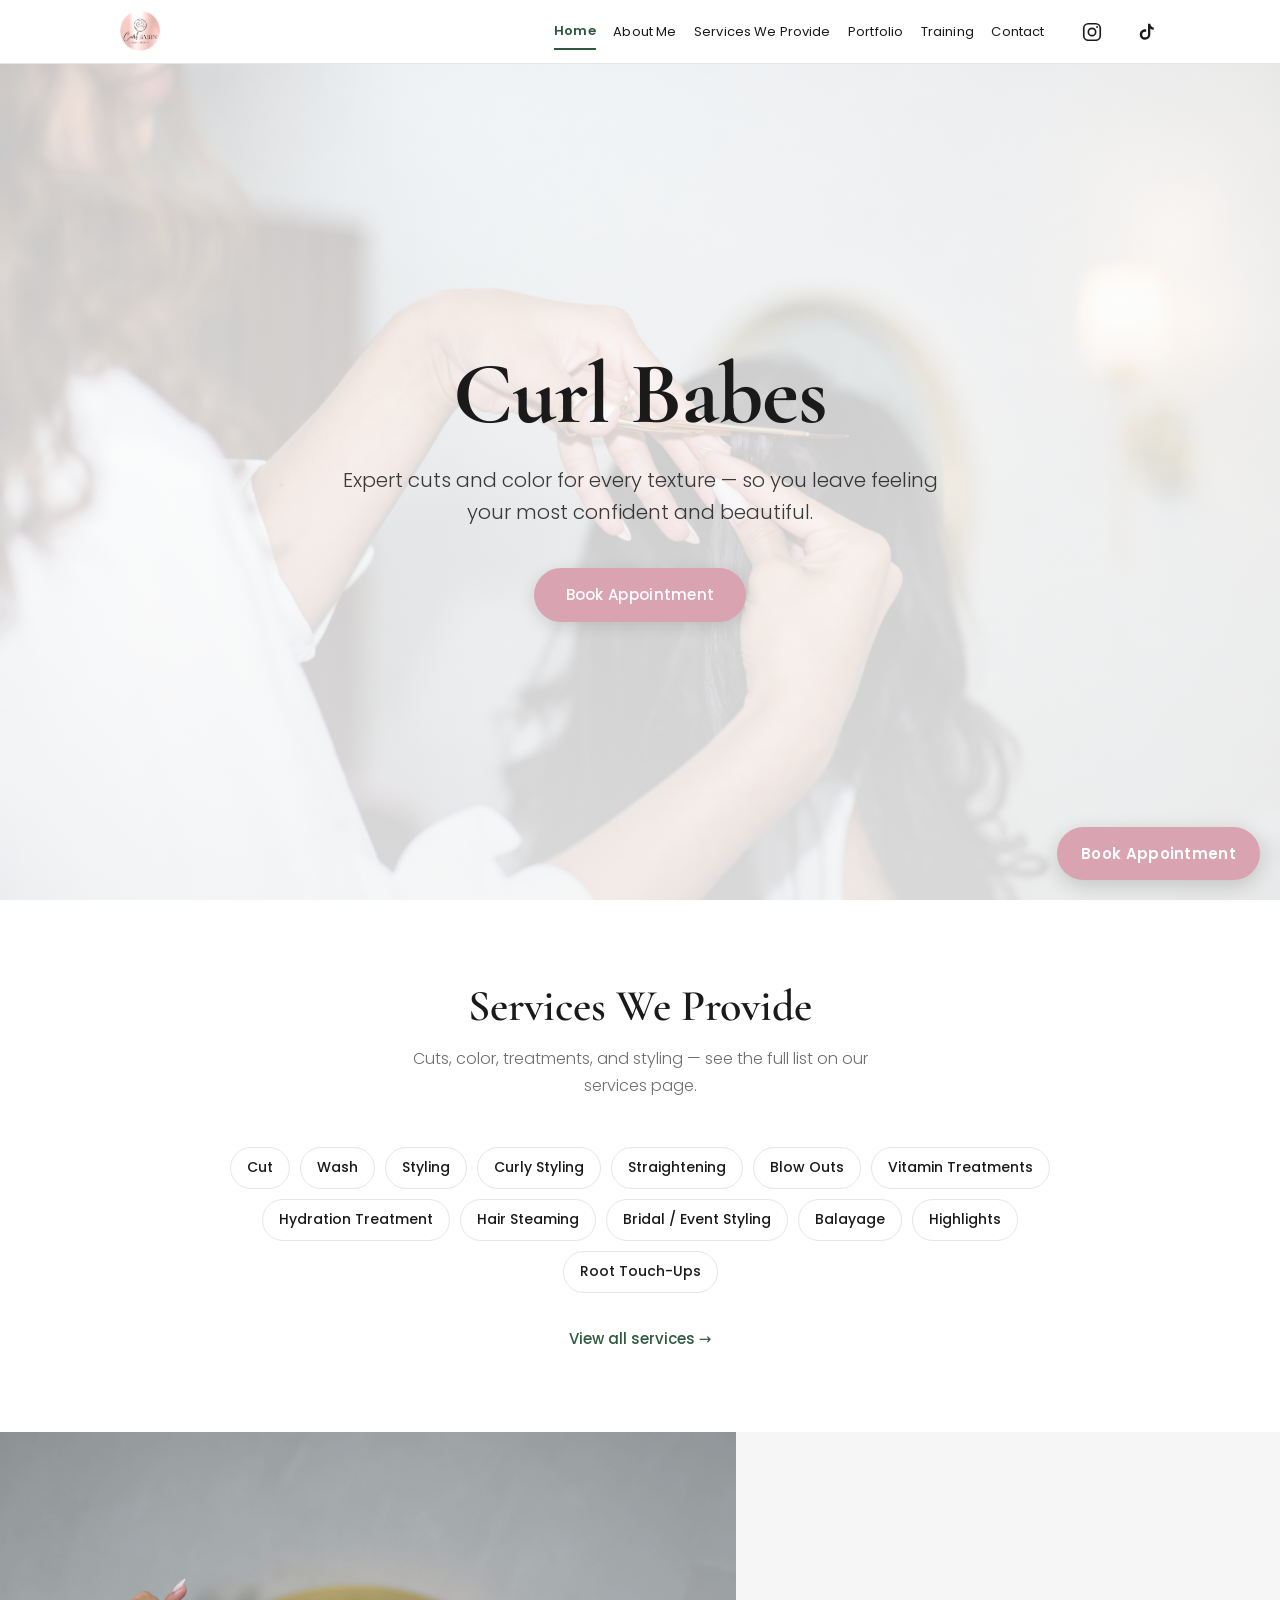
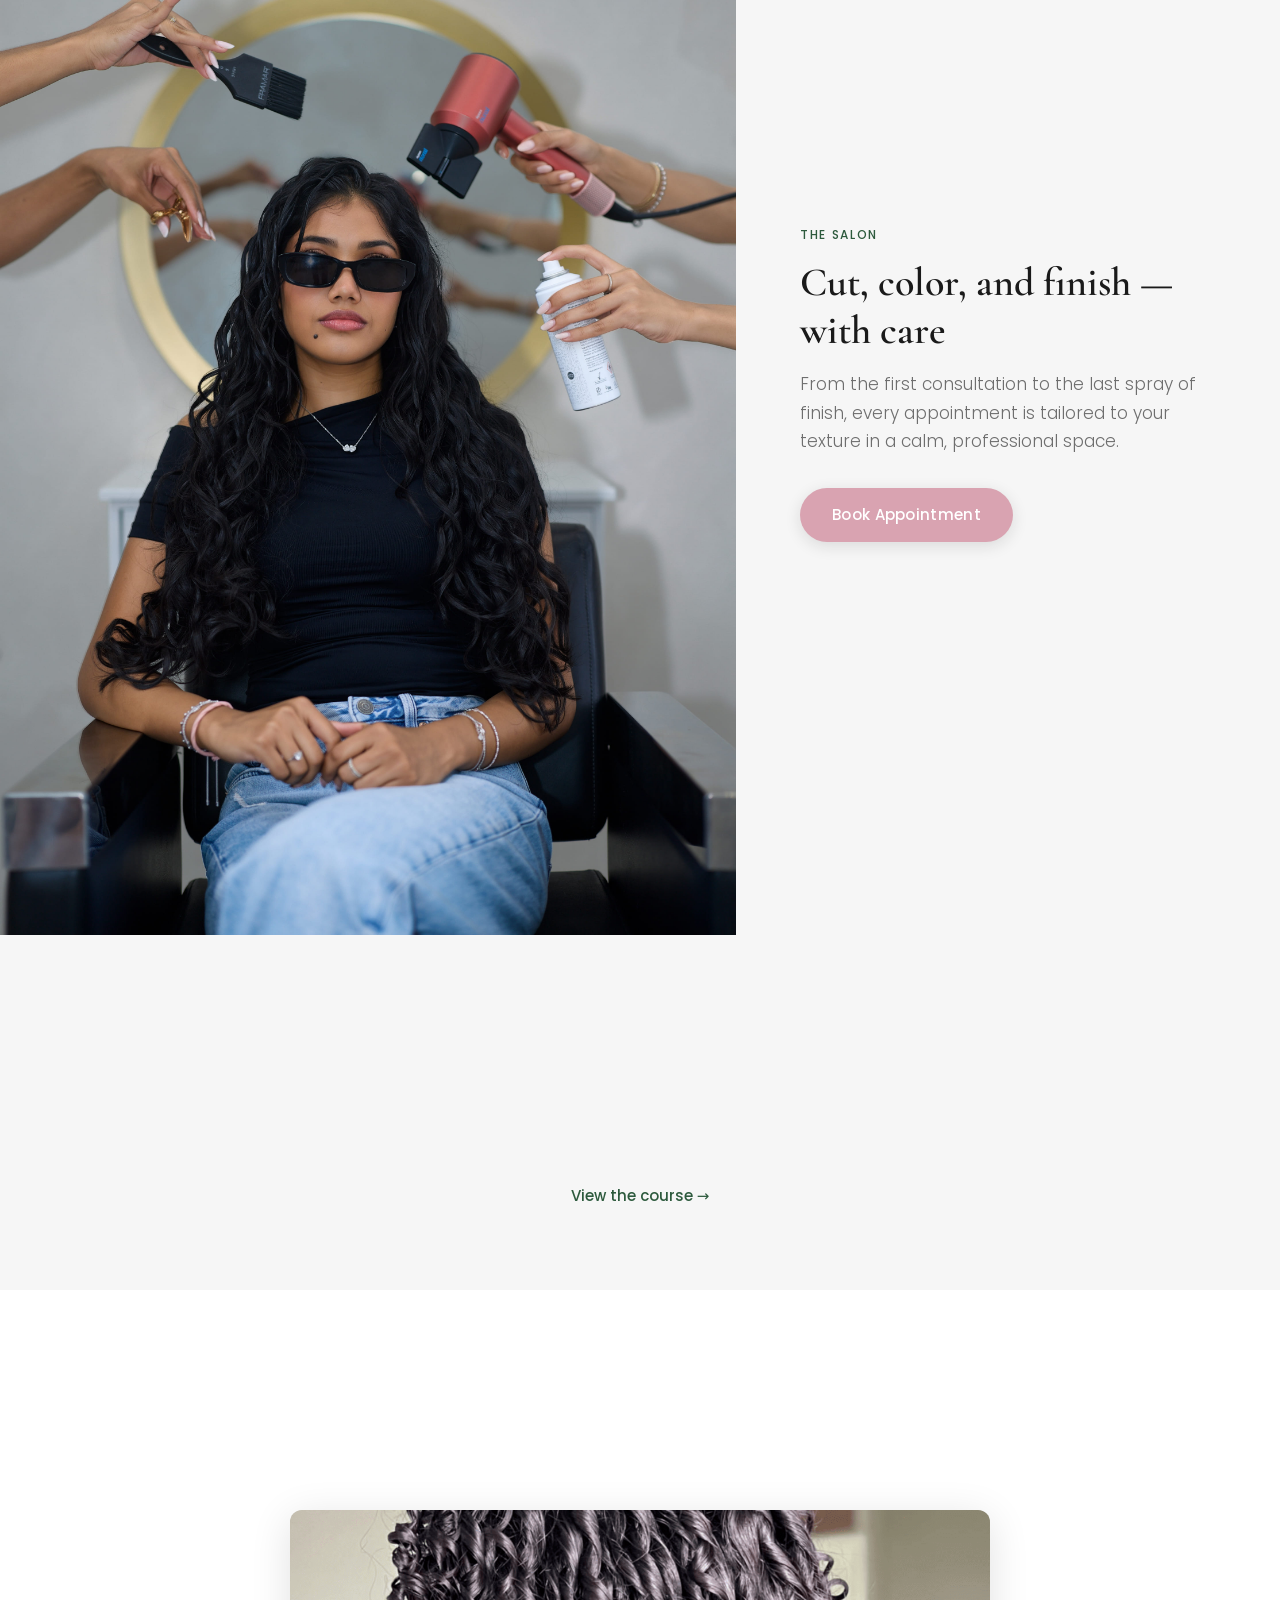
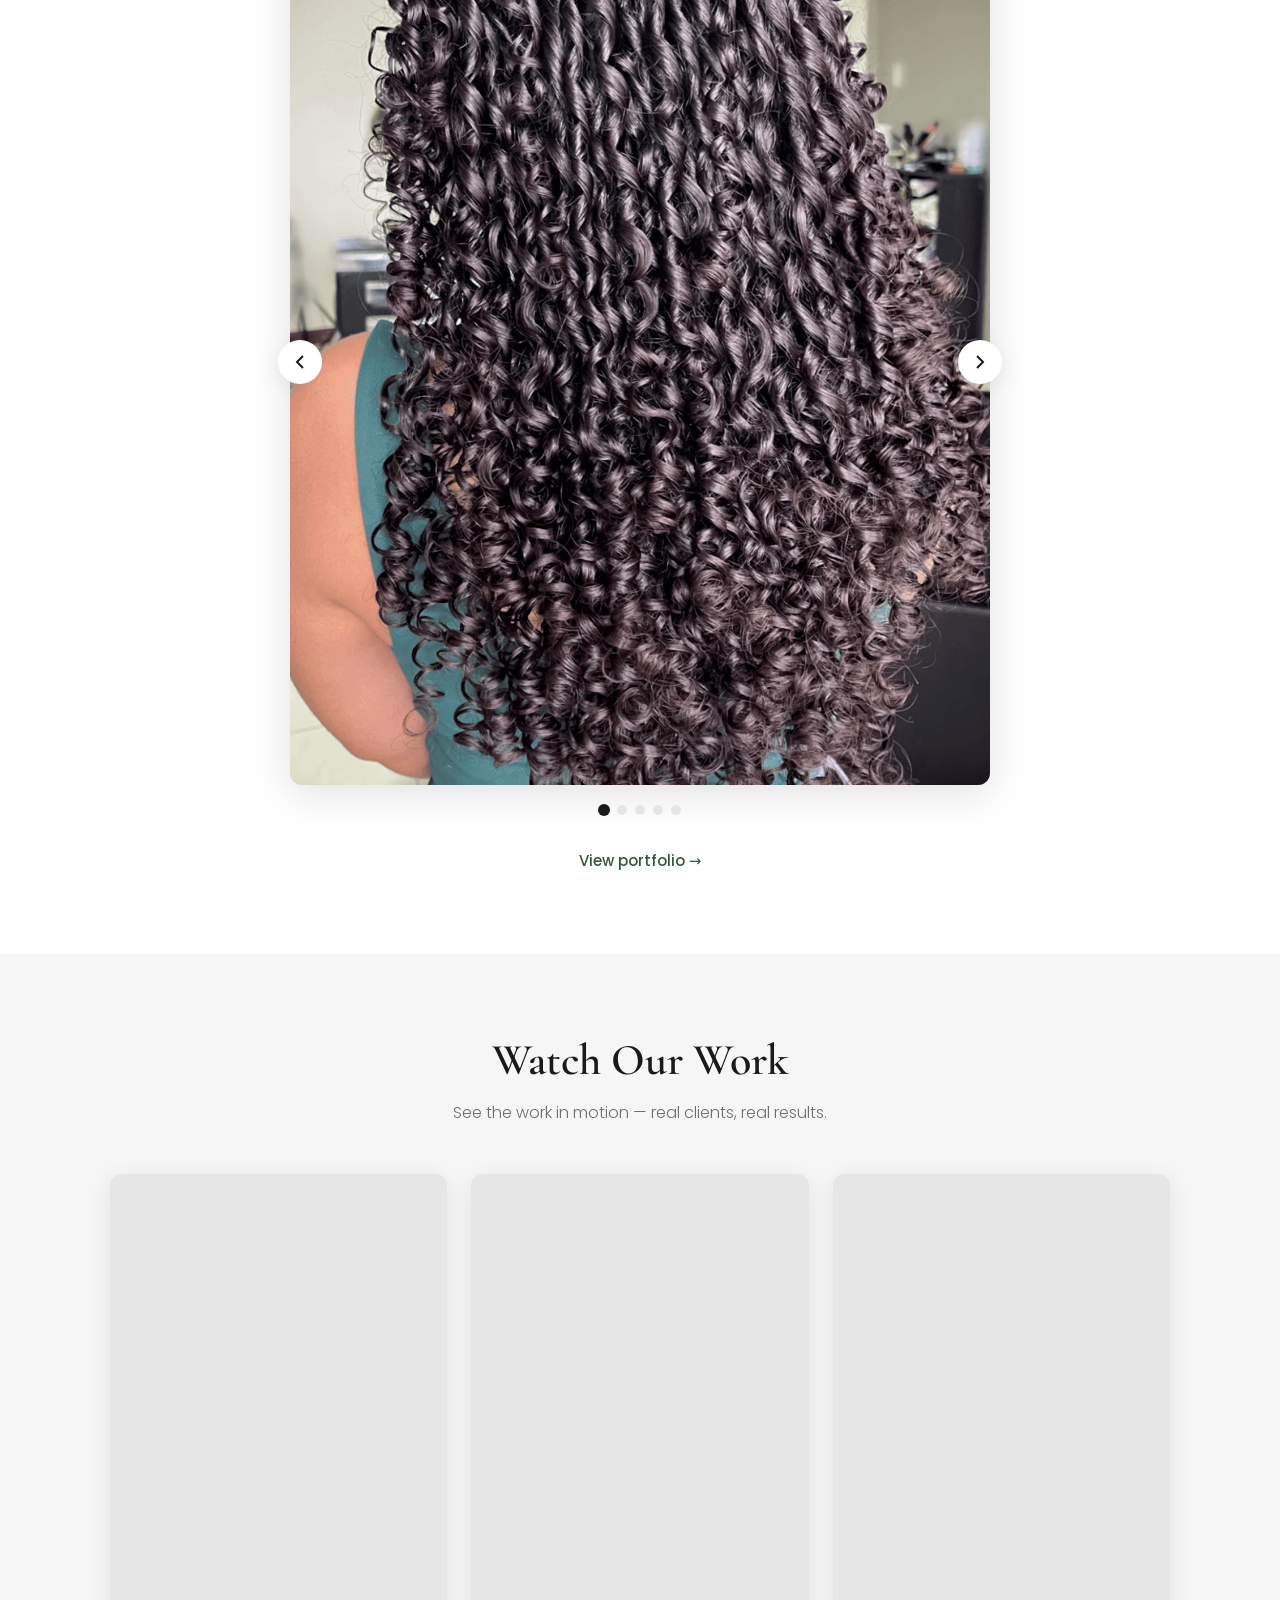
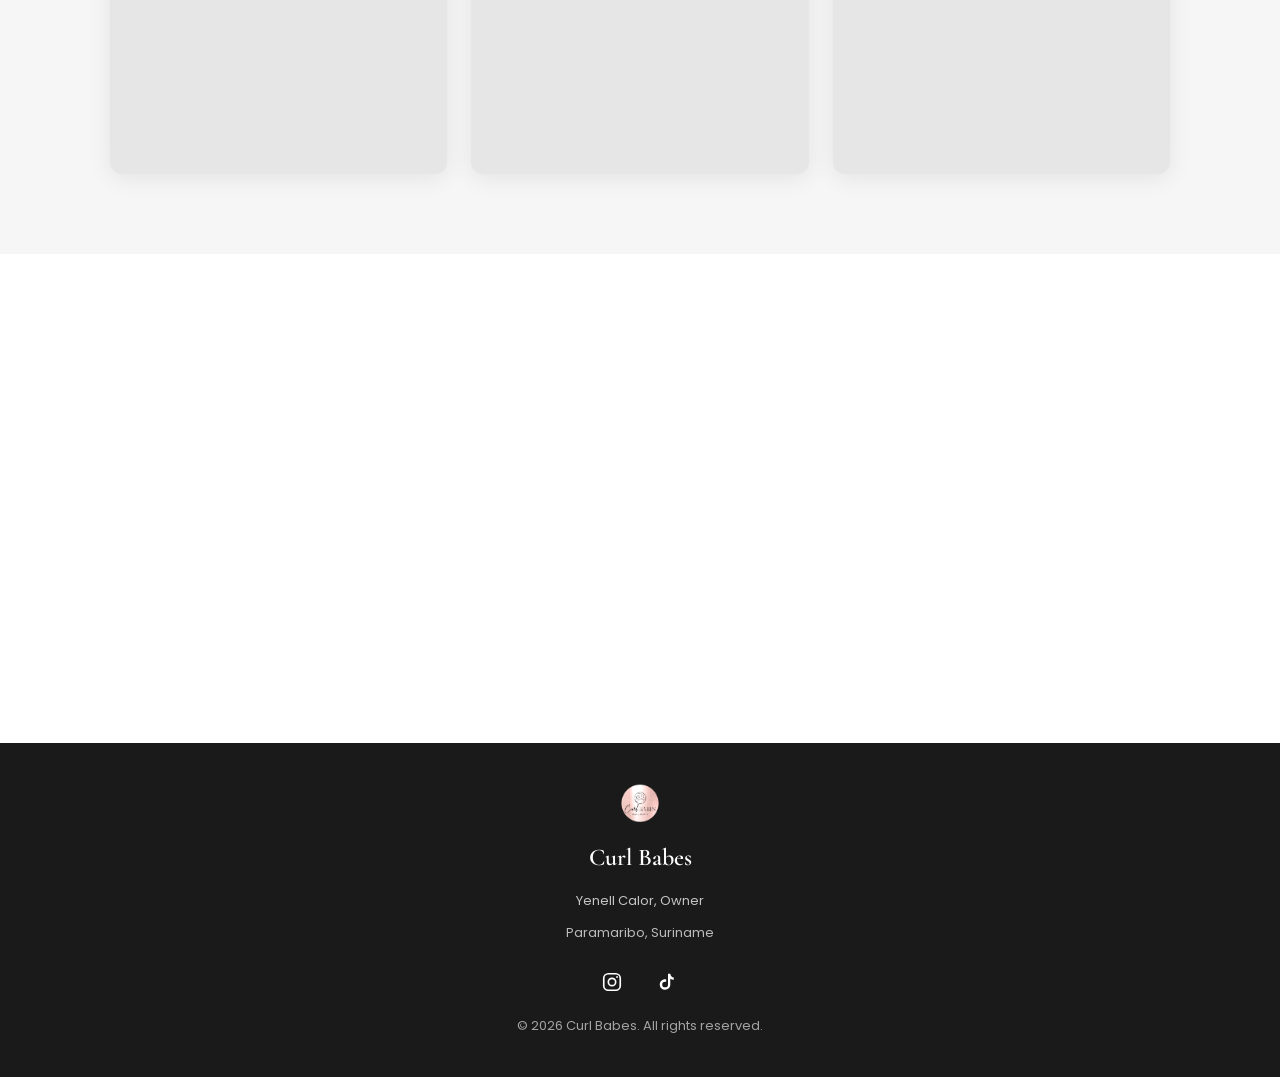
<file: index.html>
<!DOCTYPE html>
<html lang="en">
<head>
  <meta charset="UTF-8">
  <meta name="viewport" content="width=device-width, initial-scale=1.0, viewport-fit=cover">
  <meta name="description" content="Curl Babes — hair salon owned by Yenell Calor, curly hair specialist and DevaCut specialized stylist. Cuts, color, styling, and training.">
  <title>Curl Babes | Hair Salon</title>
  <link rel="icon" href="curl-babes-assets/LOGO%202.png" type="image/png">
  <link rel="apple-touch-icon" href="curl-babes-assets/LOGO%202.png">
  <link rel="preconnect" href="https://fonts.googleapis.com">
  <link rel="preconnect" href="https://fonts.gstatic.com" crossorigin>
  <link href="https://fonts.googleapis.com/css2?family=Cormorant+Garamond:ital,wght@0,400;0,600;0,700;1,400&family=Poppins:wght@300;400;500;600&display=swap" rel="stylesheet">
  <link rel="stylesheet" href="css/styles.css">
</head>
<body>

  <header class="site-header" id="site-header">
    <nav class="nav container" aria-label="Main navigation">
      <a href="index.html" class="nav__logo">
        <img src="curl-babes-assets/clients/LOGO%202.png" alt="Curl Babes" class="nav__logo-img" onerror="this.onerror=null;this.src='curl-babes-assets/clients/LOGO.png'">
      </a>

      <button class="nav__toggle" id="nav-toggle" aria-label="Open menu" aria-expanded="false" aria-controls="nav-menu">
        <span class="nav__toggle-bar"></span>
        <span class="nav__toggle-bar"></span>
        <span class="nav__toggle-bar"></span>
      </button>

      <ul class="nav__menu" id="nav-menu">
        <li><a href="index.html" class="nav__link">Home</a></li>
        <li><a href="about.html" class="nav__link">About Me</a></li>
        <li><a href="services.html" class="nav__link">Services We Provide</a></li>
        <li><a href="portfolio.html" class="nav__link">Portfolio</a></li>
        <li><a href="training.html" class="nav__link">Training</a></li>
        <li><a href="contact.html" class="nav__link">Contact</a></li>
        <li class="nav__socials">
          <div class="social-links">
            <a href="https://www.instagram.com/curl.babes/?hl=en" class="social-link" target="_blank" rel="noopener noreferrer" aria-label="Curl Babes on Instagram">
              <svg class="social-icon" viewBox="0 0 24 24" fill="none" stroke="currentColor" stroke-width="1.8" stroke-linecap="round" stroke-linejoin="round" aria-hidden="true"><rect x="3" y="3" width="18" height="18" rx="5"/><circle cx="12" cy="12" r="4"/><circle cx="17.5" cy="6.5" r="1" fill="currentColor" stroke="none"/></svg>
            </a>
            <a href="https://www.tiktok.com/@curl.babes?_r=1&amp;_t=ZS-99CzV562igy" class="social-link" target="_blank" rel="noopener noreferrer" aria-label="Curl Babes on TikTok">
              <svg class="social-icon" viewBox="0 0 24 24" fill="currentColor" aria-hidden="true"><path d="M14.5 3c.3 2.2 1.6 3.8 3.8 4.2v2.4c-1.3.1-2.5-.3-3.8-1.1v6.3c0 3.3-2.6 5.7-5.8 5.7A5.7 5.7 0 0 1 3 14.8c0-3.2 2.6-5.7 5.8-5.7.4 0 .8 0 1.2.1v2.6a3.2 3.2 0 0 0-1.2-.2 3.1 3.1 0 0 0-3.1 3.1 3.1 3.1 0 0 0 3.1 3.1 3.1 3.1 0 0 0 3.2-3.1V3h2.5z"/></svg>
            </a>
          </div>
        </li>
      </ul>
    </nav>
  </header>

  <main>

    <section class="hero">
      <div class="hero__content container">
        <h1 class="hero__title">Curl Babes</h1>
        <p class="hero__tagline">Expert cuts and color for every texture — so you leave feeling your most confident and beautiful.</p>
        <a href="https://www.fresha.com/a/curl-babes-paramaribo-andirastraat-csomrsys?pId=294860"
           class="btn btn--primary"
           target="_blank"
           rel="noopener noreferrer">
          Book Appointment
        </a>
      </div>
    </section>

    <section class="section">
      <div class="container">
        <header class="section__header">
          <h2 class="section__title">Services We Provide</h2>
          <p class="section__subtitle">Cuts, color, treatments, and styling — see the full list on our services page.</p>
        </header>
        <ul class="services-preview">
          <li>Cut</li>
          <li>Wash</li>
          <li>Styling</li>
          <li>Curly Styling</li>
          <li>Straightening</li>
          <li>Blow Outs</li>
          <li>Vitamin Treatments</li>
          <li>Hydration Treatment</li>
          <li>Hair Steaming</li>
          <li>Bridal / Event Styling</li>
          <li>Balayage</li>
          <li>Highlights</li>
          <li>Root Touch-Ups</li>
        </ul>
        <div class="section__actions">
          <a href="services.html" class="text-link">View all services →</a>
        </div>
      </div>
    </section>

    <section class="salon-feature" aria-label="The salon">
      <figure class="salon-feature__photo">
        <img src="curl-babes-assets/salon%20images/professional%20pic%20for%20portoflio%20or%20bg.jpg" alt="Professional styling at Curl Babes — curly hair with cut, color, and finish">
      </figure>
      <div class="salon-feature__copy">
        <p class="salon-feature__label">The salon</p>
        <h2 class="salon-feature__title">Cut, color, and finish — with care</h2>
        <p class="salon-feature__text">From the first consultation to the last spray of finish, every appointment is tailored to your texture in a calm, professional space.</p>
        <a href="https://www.fresha.com/a/curl-babes-paramaribo-andirastraat-csomrsys?pId=294860"
           class="btn btn--primary"
           target="_blank"
           rel="noopener noreferrer">
          Book Appointment
        </a>
      </div>
    </section>

    <section class="section section--alt">
      <div class="container">
        <header class="section__header">
          <h2 class="section__title">Training</h2>
          <p class="section__subtitle">Take your curl knowledge to the next level in our hands-on Curl Cut &amp; Styling Course.</p>
        </header>
        <div class="section__actions">
          <a href="training.html" class="text-link">View the course →</a>
        </div>
      </div>
    </section>

    <section class="section">
      <div class="container">
        <header class="section__header">
          <h2 class="section__title">Portfolio</h2>
          <p class="section__subtitle">A glimpse of the work we create every day.</p>
        </header>

        <div class="carousel" aria-label="Portfolio slideshow">
          <button class="carousel__btn carousel__btn--prev" id="carousel-prev" aria-label="Previous slide">
            <svg width="24" height="24" viewBox="0 0 24 24" fill="none" stroke="currentColor" stroke-width="2" aria-hidden="true"><path d="M15 18l-6-6 6-6"/></svg>
          </button>

          <div class="carousel__viewport">
            <ul class="carousel__track" id="carousel-track">
              <li class="carousel__slide is-active">
                <img src="curl-babes-assets/clients/curly%20client.png" alt="Curly hair styling by Curl Babes">
              </li>
              <li class="carousel__slide">
                <img src="curl-babes-assets/clients/updo%20client.png" alt="Updo styling by Curl Babes">
              </li>
              <li class="carousel__slide">
                <img src="curl-babes-assets/clients/styling%20bridal.png" alt="Bridal hair styling by Curl Babes">
              </li>
              <li class="carousel__slide">
                <img src="curl-babes-assets/salon%20images/blowout.jpg" alt="Blowout by Curl Babes">
              </li>
              <li class="carousel__slide">
                <img src="curl-babes-assets/salon%20images/blowout%20%2B%20curly%20clients.jpg" alt="Blowout and curly styling by Curl Babes">
              </li>
            </ul>
          </div>

          <button class="carousel__btn carousel__btn--next" id="carousel-next" aria-label="Next slide">
            <svg width="24" height="24" viewBox="0 0 24 24" fill="none" stroke="currentColor" stroke-width="2" aria-hidden="true"><path d="M9 18l6-6-6-6"/></svg>
          </button>

          <div class="carousel__dots" id="carousel-dots" role="tablist" aria-label="Slide navigation"></div>
        </div>

        <div class="section__actions">
          <a href="portfolio.html" class="text-link">View portfolio →</a>
        </div>
      </div>
    </section>

    <section class="section section--alt">
      <div class="container">
        <header class="section__header">
          <h2 class="section__title">Watch Our Work</h2>
          <p class="section__subtitle">See the work in motion — real clients, real results.</p>
        </header>

        <div class="video-grid">
          <div class="video-grid__item">
            <div class="video-embed">
              <iframe
                src="https://www.youtube.com/embed/QFr0FP80lxo"
                title="Curl Babes hair work video 1"
                allow="accelerometer; autoplay; clipboard-write; encrypted-media; gyroscope; picture-in-picture"
                allowfullscreen
                loading="lazy">
              </iframe>
            </div>
          </div>
          <div class="video-grid__item">
            <div class="video-embed">
              <iframe
                src="https://www.youtube.com/embed/4UVrvFCOuHA"
                title="Curl Babes hair work video 2"
                allow="accelerometer; autoplay; clipboard-write; encrypted-media; gyroscope; picture-in-picture"
                allowfullscreen
                loading="lazy">
              </iframe>
            </div>
          </div>
          <div class="video-grid__item">
            <div class="video-embed">
              <iframe
                src="https://www.youtube.com/embed/9IwHKMWoYpk"
                title="Curl Babes hair work video 3"
                allow="accelerometer; autoplay; clipboard-write; encrypted-media; gyroscope; picture-in-picture"
                allowfullscreen
                loading="lazy">
              </iframe>
            </div>
          </div>
        </div>
      </div>
    </section>

    <section class="section">
      <div class="container">
        <div class="teaser-grid">
          <a href="about.html" class="teaser-card">
            <span class="teaser-card__icon" aria-hidden="true">✦</span>
            <h3 class="teaser-card__title">About Me</h3>
            <p class="teaser-card__text">Meet Yenell Calor — owner of Curl Babes and a DevaCut specialized curly hair specialist.</p>
            <span class="teaser-card__link">Learn more →</span>
          </a>
          <a href="services.html" class="teaser-card">
            <span class="teaser-card__icon" aria-hidden="true">✦</span>
            <h3 class="teaser-card__title">Services We Provide</h3>
            <p class="teaser-card__text">From cuts and color to bridal styling — everything your hair needs.</p>
            <span class="teaser-card__link">View services →</span>
          </a>
          <a href="training.html" class="teaser-card">
            <span class="teaser-card__icon" aria-hidden="true">✦</span>
            <h3 class="teaser-card__title">Training</h3>
            <p class="teaser-card__text">A hands-on Curl Cut &amp; Styling Course for stylists who want to work confidently with curls.</p>
            <span class="teaser-card__link">View the course →</span>
          </a>
          <a href="contact.html" class="teaser-card">
            <span class="teaser-card__icon" aria-hidden="true">✦</span>
            <h3 class="teaser-card__title">Contact</h3>
            <p class="teaser-card__text">Book online, call, or message us on WhatsApp — we’d love to hear from you.</p>
            <span class="teaser-card__link">Get in touch →</span>
          </a>
        </div>
      </div>
    </section>

  </main>

  <footer class="footer">
    <div class="container footer__inner">
      <img src="curl-babes-assets/LOGO%202.png" alt="" class="footer__logo" width="56" height="43">
      <p class="footer__brand">Curl Babes</p>
      <p class="footer__owner">Yenell Calor, Owner</p>
      <p class="footer__location">Paramaribo, Suriname</p>
      <div class="social-links footer__socials">
        <a href="https://www.instagram.com/curl.babes/?hl=en" class="social-link" target="_blank" rel="noopener noreferrer" aria-label="Curl Babes on Instagram">
          <svg class="social-icon" viewBox="0 0 24 24" fill="none" stroke="currentColor" stroke-width="1.8" stroke-linecap="round" stroke-linejoin="round" aria-hidden="true"><rect x="3" y="3" width="18" height="18" rx="5"/><circle cx="12" cy="12" r="4"/><circle cx="17.5" cy="6.5" r="1" fill="currentColor" stroke="none"/></svg>
        </a>
        <a href="https://www.tiktok.com/@curl.babes?_r=1&amp;_t=ZS-99CzV562igy" class="social-link" target="_blank" rel="noopener noreferrer" aria-label="Curl Babes on TikTok">
          <svg class="social-icon" viewBox="0 0 24 24" fill="currentColor" aria-hidden="true"><path d="M14.5 3c.3 2.2 1.6 3.8 3.8 4.2v2.4c-1.3.1-2.5-.3-3.8-1.1v6.3c0 3.3-2.6 5.7-5.8 5.7A5.7 5.7 0 0 1 3 14.8c0-3.2 2.6-5.7 5.8-5.7.4 0 .8 0 1.2.1v2.6a3.2 3.2 0 0 0-1.2-.2 3.1 3.1 0 0 0-3.1 3.1 3.1 3.1 0 0 0 3.1 3.1 3.1 3.1 0 0 0 3.2-3.1V3h2.5z"/></svg>
        </a>
      </div>
      <p class="footer__copy">&copy; <span id="year"></span> Curl Babes. All rights reserved.</p>
    </div>
  </footer>

  <a href="https://www.fresha.com/a/curl-babes-paramaribo-andirastraat-csomrsys?pId=294860"
     class="fab"
     target="_blank"
     rel="noopener noreferrer"
     aria-label="Book Appointment">
    Book Appointment
  </a>

  <script src="js/main.js"></script>
</body>
</html>
</file>
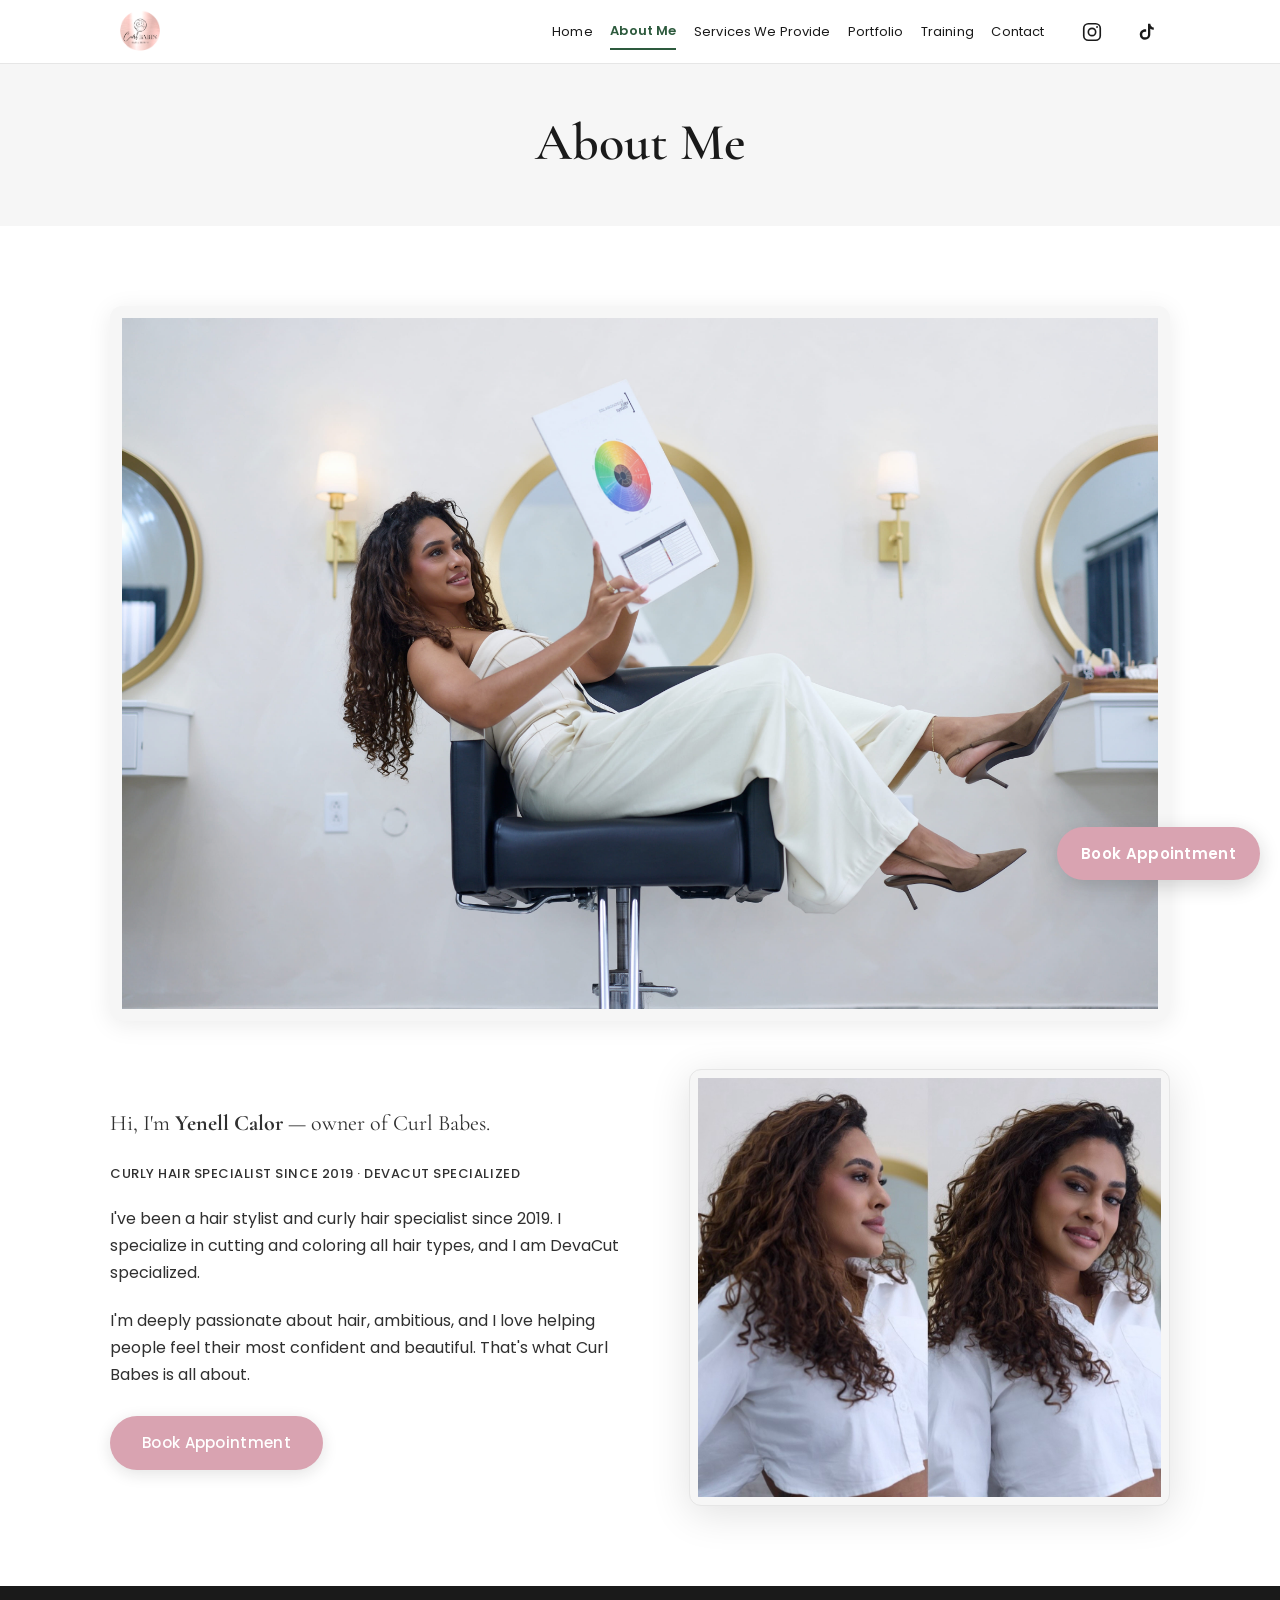
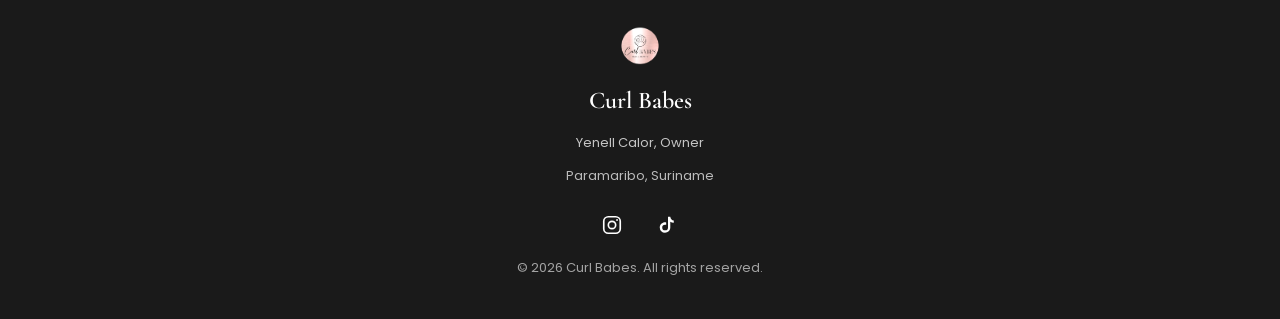
<file: about.html>
<!DOCTYPE html>
<html lang="en">
<head>
  <meta charset="UTF-8">
  <meta name="viewport" content="width=device-width, initial-scale=1.0, viewport-fit=cover">
  <meta name="description" content="Meet Yenell Calor, owner of Curl Babes — curly hair specialist since 2019 and DevaCut specialized stylist.">
  <title>About Me | Curl Babes</title>
  <link rel="icon" href="curl-babes-assets/LOGO%202.png" type="image/png">
  <link rel="apple-touch-icon" href="curl-babes-assets/LOGO%202.png">
  <link rel="preconnect" href="https://fonts.googleapis.com">
  <link rel="preconnect" href="https://fonts.gstatic.com" crossorigin>
  <link href="https://fonts.googleapis.com/css2?family=Cormorant+Garamond:ital,wght@0,400;0,600;0,700;1,400&family=Poppins:wght@300;400;500;600&display=swap" rel="stylesheet">
  <link rel="stylesheet" href="css/styles.css">
</head>
<body>

  <header class="site-header" id="site-header">
    <nav class="nav container" aria-label="Main navigation">
      <a href="index.html" class="nav__logo">
        <img src="curl-babes-assets/clients/LOGO%202.png" alt="Curl Babes" class="nav__logo-img" onerror="this.onerror=null;this.src='curl-babes-assets/clients/LOGO.png'">
      </a>

      <button class="nav__toggle" id="nav-toggle" aria-label="Open menu" aria-expanded="false" aria-controls="nav-menu">
        <span class="nav__toggle-bar"></span>
        <span class="nav__toggle-bar"></span>
        <span class="nav__toggle-bar"></span>
      </button>

      <ul class="nav__menu" id="nav-menu">
        <li><a href="index.html" class="nav__link">Home</a></li>
        <li><a href="about.html" class="nav__link">About Me</a></li>
        <li><a href="services.html" class="nav__link">Services We Provide</a></li>
        <li><a href="portfolio.html" class="nav__link">Portfolio</a></li>
        <li><a href="training.html" class="nav__link">Training</a></li>
        <li><a href="contact.html" class="nav__link">Contact</a></li>
        <li class="nav__socials">
          <div class="social-links">
            <a href="https://www.instagram.com/curl.babes/?hl=en" class="social-link" target="_blank" rel="noopener noreferrer" aria-label="Curl Babes on Instagram">
              <svg class="social-icon" viewBox="0 0 24 24" fill="none" stroke="currentColor" stroke-width="1.8" stroke-linecap="round" stroke-linejoin="round" aria-hidden="true"><rect x="3" y="3" width="18" height="18" rx="5"/><circle cx="12" cy="12" r="4"/><circle cx="17.5" cy="6.5" r="1" fill="currentColor" stroke="none"/></svg>
            </a>
            <a href="https://www.tiktok.com/@curl.babes?_r=1&amp;_t=ZS-99CzV562igy" class="social-link" target="_blank" rel="noopener noreferrer" aria-label="Curl Babes on TikTok">
              <svg class="social-icon" viewBox="0 0 24 24" fill="currentColor" aria-hidden="true"><path d="M14.5 3c.3 2.2 1.6 3.8 3.8 4.2v2.4c-1.3.1-2.5-.3-3.8-1.1v6.3c0 3.3-2.6 5.7-5.8 5.7A5.7 5.7 0 0 1 3 14.8c0-3.2 2.6-5.7 5.8-5.7.4 0 .8 0 1.2.1v2.6a3.2 3.2 0 0 0-1.2-.2 3.1 3.1 0 0 0-3.1 3.1 3.1 3.1 0 0 0 3.1 3.1 3.1 3.1 0 0 0 3.2-3.1V3h2.5z"/></svg>
            </a>
          </div>
        </li>
      </ul>
    </nav>
  </header>

  <main>
    <section class="page-hero">
      <div class="container">
        <h1 class="page-hero__title">About Me</h1>
      </div>
    </section>

    <section class="section">
      <div class="container">
        <figure class="about-cover">
          <img src="curl-babes-assets/salon%20images/Cover-about%20me.jpg" alt="Yenell Calor in the Curl Babes salon">
        </figure>

        <div class="about__content">
          <div class="about__text">
            <p class="about__lead">Hi, I'm <strong>Yenell Calor</strong> — owner of Curl Babes.</p>
            <p class="about__creds">Curly hair specialist since 2019 · DevaCut specialized</p>
            <p>I've been a hair stylist and curly hair specialist since 2019. I specialize in cutting and coloring all hair types, and I am DevaCut specialized.</p>
            <p>I'm deeply passionate about hair, ambitious, and I love helping people feel their most confident and beautiful. That's what Curl Babes is all about.</p>
            <a href="https://www.fresha.com/a/curl-babes-paramaribo-andirastraat-csomrsys?pId=294860"
               class="btn btn--primary"
               target="_blank"
               rel="noopener noreferrer">
              Book Appointment
            </a>
          </div>
          <figure class="about-portrait">
            <img src="curl-babes-assets/yenell.jpg" alt="Yenell Calor, owner of Curl Babes">
          </figure>
        </div>
      </div>
    </section>
  </main>

  <footer class="footer">
    <div class="container footer__inner">
      <img src="curl-babes-assets/LOGO%202.png" alt="" class="footer__logo" width="56" height="43">
      <p class="footer__brand">Curl Babes</p>
      <p class="footer__owner">Yenell Calor, Owner</p>
      <p class="footer__location">Paramaribo, Suriname</p>
      <div class="social-links footer__socials">
        <a href="https://www.instagram.com/curl.babes/?hl=en" class="social-link" target="_blank" rel="noopener noreferrer" aria-label="Curl Babes on Instagram">
          <svg class="social-icon" viewBox="0 0 24 24" fill="none" stroke="currentColor" stroke-width="1.8" stroke-linecap="round" stroke-linejoin="round" aria-hidden="true"><rect x="3" y="3" width="18" height="18" rx="5"/><circle cx="12" cy="12" r="4"/><circle cx="17.5" cy="6.5" r="1" fill="currentColor" stroke="none"/></svg>
        </a>
        <a href="https://www.tiktok.com/@curl.babes?_r=1&amp;_t=ZS-99CzV562igy" class="social-link" target="_blank" rel="noopener noreferrer" aria-label="Curl Babes on TikTok">
          <svg class="social-icon" viewBox="0 0 24 24" fill="currentColor" aria-hidden="true"><path d="M14.5 3c.3 2.2 1.6 3.8 3.8 4.2v2.4c-1.3.1-2.5-.3-3.8-1.1v6.3c0 3.3-2.6 5.7-5.8 5.7A5.7 5.7 0 0 1 3 14.8c0-3.2 2.6-5.7 5.8-5.7.4 0 .8 0 1.2.1v2.6a3.2 3.2 0 0 0-1.2-.2 3.1 3.1 0 0 0-3.1 3.1 3.1 3.1 0 0 0 3.1 3.1 3.1 3.1 0 0 0 3.2-3.1V3h2.5z"/></svg>
        </a>
      </div>
      <p class="footer__copy">&copy; <span id="year"></span> Curl Babes. All rights reserved.</p>
    </div>
  </footer>

  <a href="https://www.fresha.com/a/curl-babes-paramaribo-andirastraat-csomrsys?pId=294860"
     class="fab"
     target="_blank"
     rel="noopener noreferrer"
     aria-label="Book Appointment">
    Book Appointment
  </a>

  <script src="js/main.js"></script>
</body>
</html>
</file>
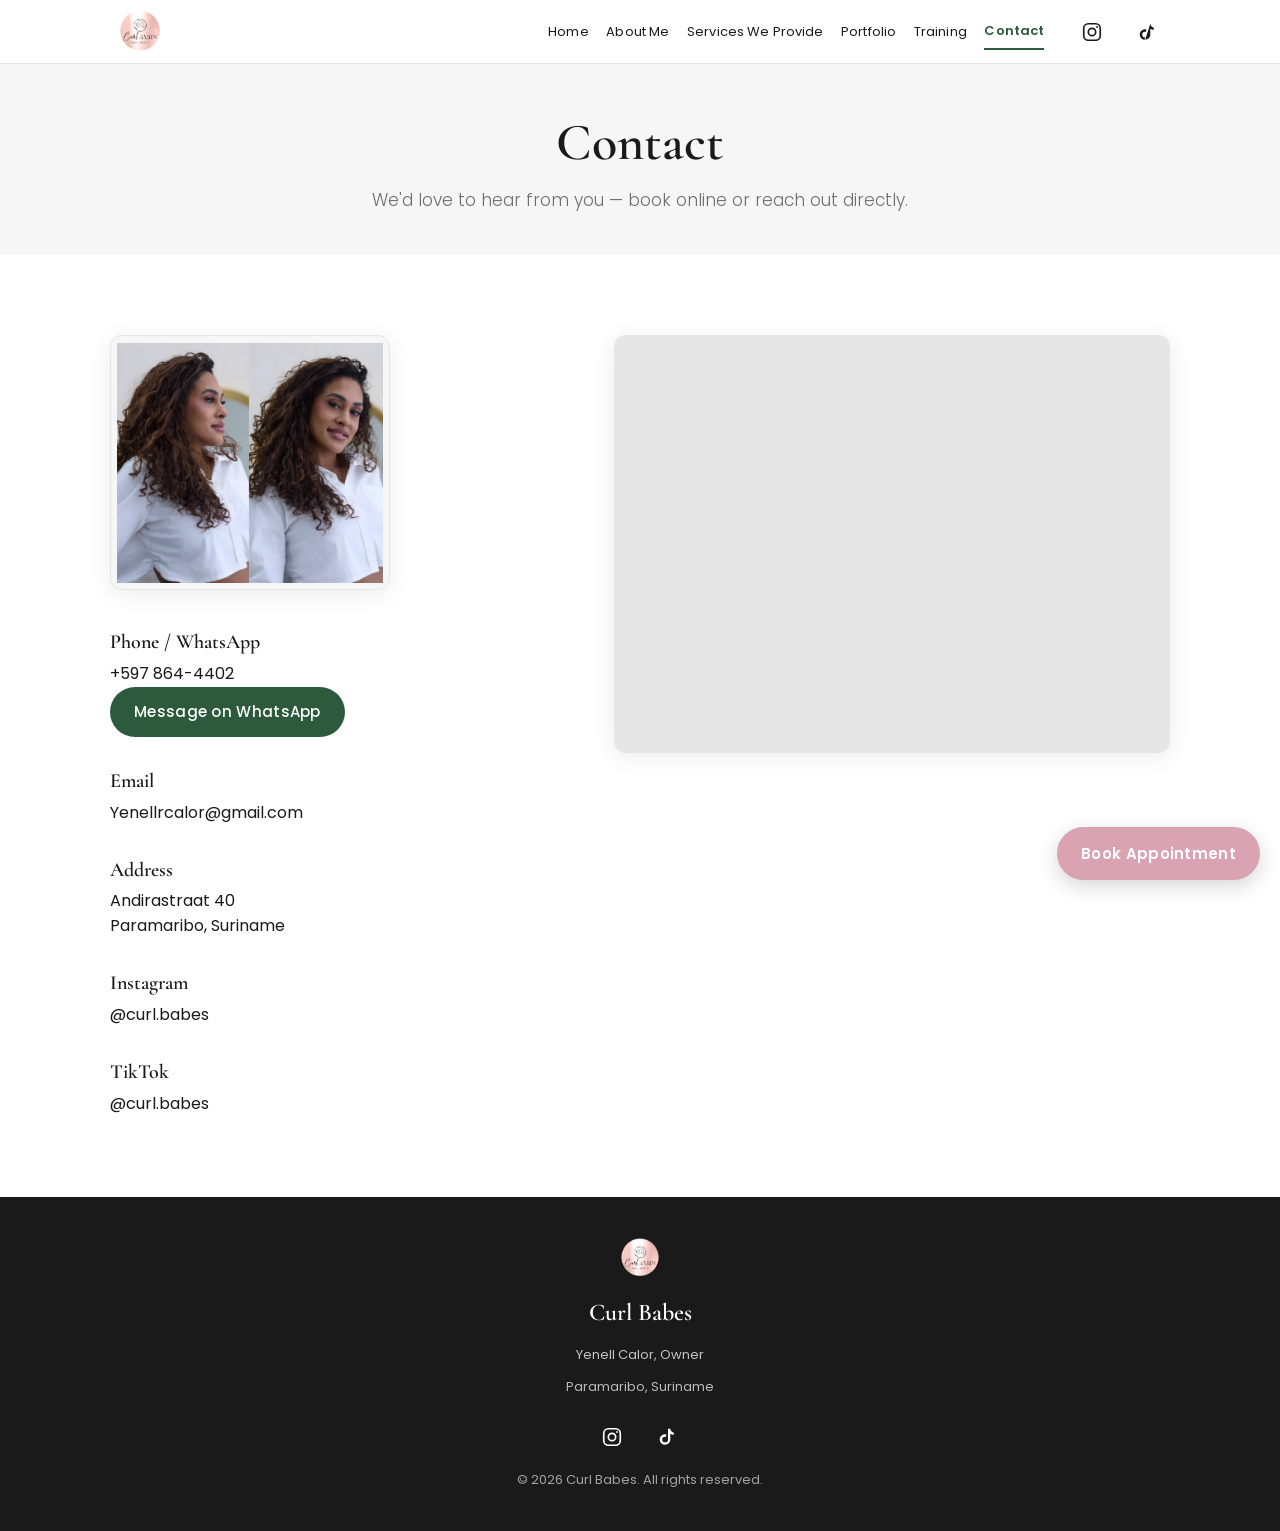
<file: contact.html>
<!DOCTYPE html>
<html lang="en">
<head>
  <meta charset="UTF-8">
  <meta name="viewport" content="width=device-width, initial-scale=1.0, viewport-fit=cover">
  <meta name="description" content="Contact Curl Babes in Paramaribo, Suriname. Phone, WhatsApp, email, Instagram, TikTok, and salon address.">
  <title>Contact | Curl Babes</title>
  <link rel="icon" href="curl-babes-assets/LOGO%202.png" type="image/png">
  <link rel="apple-touch-icon" href="curl-babes-assets/LOGO%202.png">
  <link rel="preconnect" href="https://fonts.googleapis.com">
  <link rel="preconnect" href="https://fonts.gstatic.com" crossorigin>
  <link href="https://fonts.googleapis.com/css2?family=Cormorant+Garamond:ital,wght@0,400;0,600;0,700;1,400&family=Poppins:wght@300;400;500;600&display=swap" rel="stylesheet">
  <link rel="stylesheet" href="css/styles.css">
</head>
<body>

  <header class="site-header" id="site-header">
    <nav class="nav container" aria-label="Main navigation">
      <a href="index.html" class="nav__logo">
        <img src="curl-babes-assets/clients/LOGO%202.png" alt="Curl Babes" class="nav__logo-img" onerror="this.onerror=null;this.src='curl-babes-assets/clients/LOGO.png'">
      </a>

      <button class="nav__toggle" id="nav-toggle" aria-label="Open menu" aria-expanded="false" aria-controls="nav-menu">
        <span class="nav__toggle-bar"></span>
        <span class="nav__toggle-bar"></span>
        <span class="nav__toggle-bar"></span>
      </button>

      <ul class="nav__menu" id="nav-menu">
        <li><a href="index.html" class="nav__link">Home</a></li>
        <li><a href="about.html" class="nav__link">About Me</a></li>
        <li><a href="services.html" class="nav__link">Services We Provide</a></li>
        <li><a href="portfolio.html" class="nav__link">Portfolio</a></li>
        <li><a href="training.html" class="nav__link">Training</a></li>
        <li><a href="contact.html" class="nav__link">Contact</a></li>
        <li class="nav__socials">
          <div class="social-links">
            <a href="https://www.instagram.com/curl.babes/?hl=en" class="social-link" target="_blank" rel="noopener noreferrer" aria-label="Curl Babes on Instagram">
              <svg class="social-icon" viewBox="0 0 24 24" fill="none" stroke="currentColor" stroke-width="1.8" stroke-linecap="round" stroke-linejoin="round" aria-hidden="true"><rect x="3" y="3" width="18" height="18" rx="5"/><circle cx="12" cy="12" r="4"/><circle cx="17.5" cy="6.5" r="1" fill="currentColor" stroke="none"/></svg>
            </a>
            <a href="https://www.tiktok.com/@curl.babes?_r=1&amp;_t=ZS-99CzV562igy" class="social-link" target="_blank" rel="noopener noreferrer" aria-label="Curl Babes on TikTok">
              <svg class="social-icon" viewBox="0 0 24 24" fill="currentColor" aria-hidden="true"><path d="M14.5 3c.3 2.2 1.6 3.8 3.8 4.2v2.4c-1.3.1-2.5-.3-3.8-1.1v6.3c0 3.3-2.6 5.7-5.8 5.7A5.7 5.7 0 0 1 3 14.8c0-3.2 2.6-5.7 5.8-5.7.4 0 .8 0 1.2.1v2.6a3.2 3.2 0 0 0-1.2-.2 3.1 3.1 0 0 0-3.1 3.1 3.1 3.1 0 0 0 3.1 3.1 3.1 3.1 3.1 0 0 0 3.2-3.1V3h2.5z"/></svg>
            </a>
          </div>
        </li>
      </ul>
    </nav>
  </header>

  <main>
    <section class="page-hero">
      <div class="container">
        <h1 class="page-hero__title">Contact</h1>
        <p class="page-hero__subtitle">We'd love to hear from you — book online or reach out directly.</p>
      </div>
    </section>

    <section class="section">
      <div class="container">
        <div class="contact-grid">
          <div class="contact-info">
            <figure class="contact-portrait">
              <img src="curl-babes-assets/salon%20images/yenell.jpg" alt="Yenell Calor, owner of Curl Babes">
            </figure>

            <div class="contact-info__item">
              <h2 class="contact-info__label">Phone / WhatsApp</h2>
              <p>
                <a href="tel:+5978644402" class="contact-info__link">+597 864-4402</a>
              </p>
              <a href="https://wa.me/5978644402" class="btn btn--whatsapp" target="_blank" rel="noopener noreferrer">
                Message on WhatsApp
              </a>
            </div>

            <div class="contact-info__item">
              <h2 class="contact-info__label">Email</h2>
              <p>
                <a href="mailto:Yenellrcalor@gmail.com" class="contact-info__link">Yenellrcalor@gmail.com</a>
              </p>
            </div>

            <div class="contact-info__item">
              <h2 class="contact-info__label">Address</h2>
              <p class="contact-info__address">Andirastraat 40<br>Paramaribo, Suriname</p>
            </div>

            <div class="contact-info__item">
              <h2 class="contact-info__label">Instagram</h2>
              <p>
                <a href="https://www.instagram.com/curl.babes/?hl=en" class="contact-info__link" target="_blank" rel="noopener noreferrer">
                  @curl.babes
                </a>
              </p>
            </div>

            <div class="contact-info__item">
              <h2 class="contact-info__label">TikTok</h2>
              <p>
                <a href="https://www.tiktok.com/@curl.babes?_r=1&amp;_t=ZS-99CzV562igy" class="contact-info__link" target="_blank" rel="noopener noreferrer">
                  @curl.babes
                </a>
              </p>
            </div>
          </div>

          <div class="contact-map">
            <iframe
              src="https://maps.google.com/maps?q=Andirastraat+40,+Paramaribo,+Suriname&amp;output=embed"
              title="Curl Babes location on Google Maps"
              allowfullscreen=""
              loading="lazy"
              referrerpolicy="no-referrer-when-downgrade">
            </iframe>
          </div>
        </div>
      </div>
    </section>
  </main>

  <footer class="footer">
    <div class="container footer__inner">
      <img src="curl-babes-assets/LOGO%202.png" alt="" class="footer__logo" width="56" height="43">
      <p class="footer__brand">Curl Babes</p>
      <p class="footer__owner">Yenell Calor, Owner</p>
      <p class="footer__location">Paramaribo, Suriname</p>
      <div class="social-links footer__socials">
        <a href="https://www.instagram.com/curl.babes/?hl=en" class="social-link" target="_blank" rel="noopener noreferrer" aria-label="Curl Babes on Instagram">
          <svg class="social-icon" viewBox="0 0 24 24" fill="none" stroke="currentColor" stroke-width="1.8" stroke-linecap="round" stroke-linejoin="round" aria-hidden="true"><rect x="3" y="3" width="18" height="18" rx="5"/><circle cx="12" cy="12" r="4"/><circle cx="17.5" cy="6.5" r="1" fill="currentColor" stroke="none"/></svg>
        </a>
        <a href="https://www.tiktok.com/@curl.babes?_r=1&amp;_t=ZS-99CzV562igy" class="social-link" target="_blank" rel="noopener noreferrer" aria-label="Curl Babes on TikTok">
          <svg class="social-icon" viewBox="0 0 24 24" fill="currentColor" aria-hidden="true"><path d="M14.5 3c.3 2.2 1.6 3.8 3.8 4.2v2.4c-1.3.1-2.5-.3-3.8-1.1v6.3c0 3.3-2.6 5.7-5.8 5.7A5.7 5.7 0 0 1 3 14.8c0-3.2 2.6-5.7 5.8-5.7.4 0 .8 0 1.2.1v2.6a3.2 3.2 0 0 0-1.2-.2 3.1 3.1 0 0 0-3.1 3.1 3.1 3.1 0 0 0 3.1 3.1 3.1 3.1 0 0 0 3.2-3.1V3h2.5z"/></svg>
        </a>
      </div>
      <p class="footer__copy">&copy; <span id="year"></span> Curl Babes. All rights reserved.</p>
    </div>
  </footer>

  <a href="https://www.fresha.com/a/curl-babes-paramaribo-andirastraat-csomrsys?pId=294860"
     class="fab"
     target="_blank"
     rel="noopener noreferrer"
     aria-label="Book Appointment">
    Book Appointment
  </a>

  <script src="js/main.js"></script>
</body>
</html>
</file>
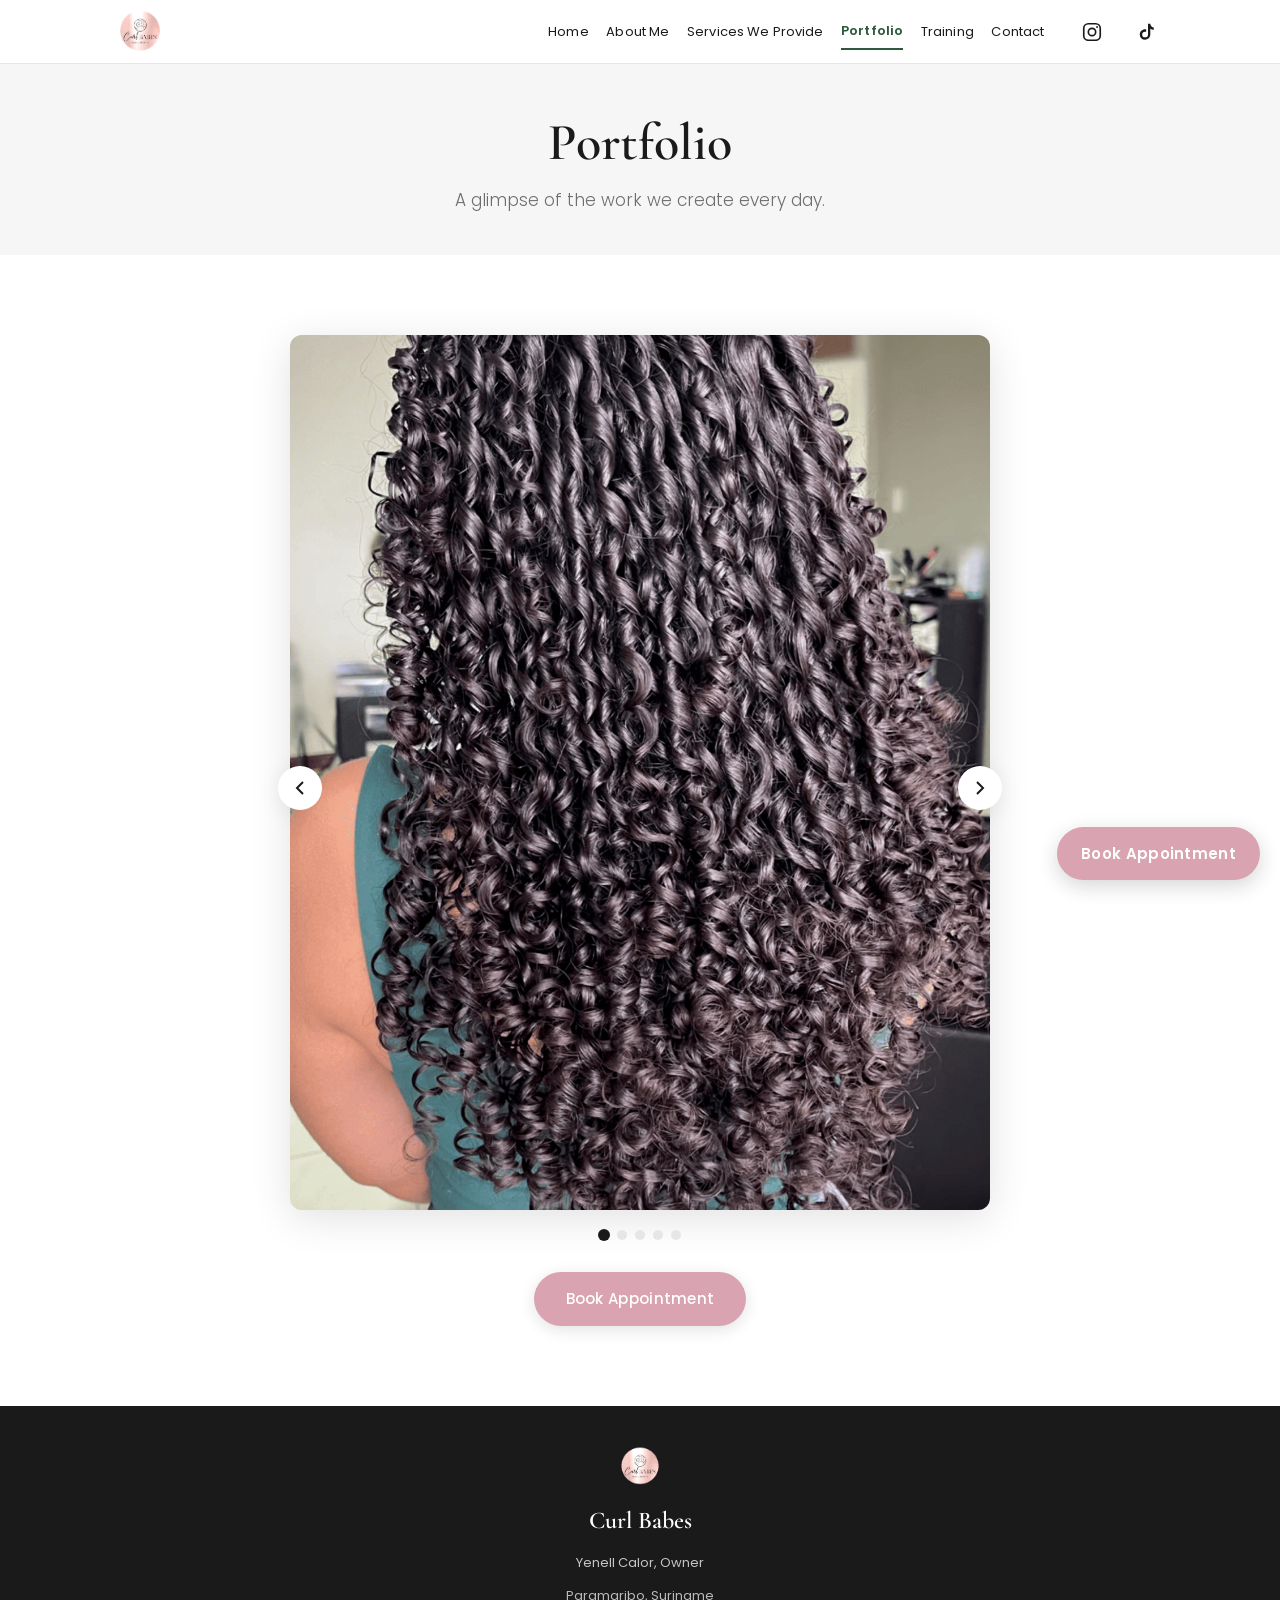
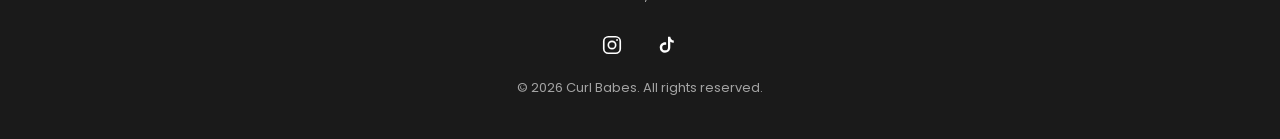
<file: portfolio.html>
<!DOCTYPE html>
<html lang="en">
<head>
  <meta charset="UTF-8">
  <meta name="viewport" content="width=device-width, initial-scale=1.0, viewport-fit=cover">
  <meta name="description" content="Portfolio of Curl Babes — curly styling, bridal hair, blowouts, and salon work by Yenell Calor.">
  <title>Portfolio | Curl Babes</title>
  <link rel="icon" href="curl-babes-assets/LOGO%202.png" type="image/png">
  <link rel="apple-touch-icon" href="curl-babes-assets/LOGO%202.png">
  <link rel="preconnect" href="https://fonts.googleapis.com">
  <link rel="preconnect" href="https://fonts.gstatic.com" crossorigin>
  <link href="https://fonts.googleapis.com/css2?family=Cormorant+Garamond:ital,wght@0,400;0,600;0,700;1,400&family=Poppins:wght@300;400;500;600&display=swap" rel="stylesheet">
  <link rel="stylesheet" href="css/styles.css">
</head>
<body>

  <header class="site-header" id="site-header">
    <nav class="nav container" aria-label="Main navigation">
      <a href="index.html" class="nav__logo">
        <img src="curl-babes-assets/clients/LOGO%202.png" alt="Curl Babes" class="nav__logo-img" onerror="this.onerror=null;this.src='curl-babes-assets/clients/LOGO.png'">
      </a>

      <button class="nav__toggle" id="nav-toggle" aria-label="Open menu" aria-expanded="false" aria-controls="nav-menu">
        <span class="nav__toggle-bar"></span>
        <span class="nav__toggle-bar"></span>
        <span class="nav__toggle-bar"></span>
      </button>

      <ul class="nav__menu" id="nav-menu">
        <li><a href="index.html" class="nav__link">Home</a></li>
        <li><a href="about.html" class="nav__link">About Me</a></li>
        <li><a href="services.html" class="nav__link">Services We Provide</a></li>
        <li><a href="portfolio.html" class="nav__link">Portfolio</a></li>
        <li><a href="training.html" class="nav__link">Training</a></li>
        <li><a href="contact.html" class="nav__link">Contact</a></li>
        <li class="nav__socials">
          <div class="social-links">
            <a href="https://www.instagram.com/curl.babes/?hl=en" class="social-link" target="_blank" rel="noopener noreferrer" aria-label="Curl Babes on Instagram">
              <svg class="social-icon" viewBox="0 0 24 24" fill="none" stroke="currentColor" stroke-width="1.8" stroke-linecap="round" stroke-linejoin="round" aria-hidden="true"><rect x="3" y="3" width="18" height="18" rx="5"/><circle cx="12" cy="12" r="4"/><circle cx="17.5" cy="6.5" r="1" fill="currentColor" stroke="none"/></svg>
            </a>
            <a href="https://www.tiktok.com/@curl.babes?_r=1&amp;_t=ZS-99CzV562igy" class="social-link" target="_blank" rel="noopener noreferrer" aria-label="Curl Babes on TikTok">
              <svg class="social-icon" viewBox="0 0 24 24" fill="currentColor" aria-hidden="true"><path d="M14.5 3c.3 2.2 1.6 3.8 3.8 4.2v2.4c-1.3.1-2.5-.3-3.8-1.1v6.3c0 3.3-2.6 5.7-5.8 5.7A5.7 5.7 0 0 1 3 14.8c0-3.2 2.6-5.7 5.8-5.7.4 0 .8 0 1.2.1v2.6a3.2 3.2 0 0 0-1.2-.2 3.1 3.1 0 0 0-3.1 3.1 3.1 3.1 0 0 0 3.1 3.1 3.1 3.1 0 0 0 3.2-3.1V3h2.5z"/></svg>
            </a>
          </div>
        </li>
      </ul>
    </nav>
  </header>

  <main>
    <section class="page-hero">
      <div class="container">
        <h1 class="page-hero__title">Portfolio</h1>
        <p class="page-hero__subtitle">A glimpse of the work we create every day.</p>
      </div>
    </section>

    <section class="section">
      <div class="container">
        <div class="carousel" aria-label="Portfolio slideshow">
          <button class="carousel__btn carousel__btn--prev" id="carousel-prev" aria-label="Previous slide">
            <svg width="24" height="24" viewBox="0 0 24 24" fill="none" stroke="currentColor" stroke-width="2" aria-hidden="true"><path d="M15 18l-6-6 6-6"/></svg>
          </button>

          <div class="carousel__viewport">
            <ul class="carousel__track" id="carousel-track">
              <li class="carousel__slide is-active">
                <img src="curl-babes-assets/clients/curly%20client.png" alt="Curly hair styling by Curl Babes">
              </li>
              <li class="carousel__slide">
                <img src="curl-babes-assets/clients/updo%20client.png" alt="Updo styling by Curl Babes">
              </li>
              <li class="carousel__slide">
                <img src="curl-babes-assets/clients/styling%20bridal.png" alt="Bridal hair styling by Curl Babes">
              </li>
              <li class="carousel__slide">
                <img src="curl-babes-assets/salon%20images/blowout.jpg" alt="Blowout by Curl Babes">
              </li>
              <li class="carousel__slide">
                <img src="curl-babes-assets/salon%20images/blowout%20%2B%20curly%20clients.jpg" alt="Blowout and curly styling by Curl Babes">
              </li>
            </ul>
          </div>

          <button class="carousel__btn carousel__btn--next" id="carousel-next" aria-label="Next slide">
            <svg width="24" height="24" viewBox="0 0 24 24" fill="none" stroke="currentColor" stroke-width="2" aria-hidden="true"><path d="M9 18l6-6-6-6"/></svg>
          </button>

          <div class="carousel__dots" id="carousel-dots" role="tablist" aria-label="Slide navigation"></div>
        </div>

        <div class="services-cta">
          <a href="https://www.fresha.com/a/curl-babes-paramaribo-andirastraat-csomrsys?pId=294860"
             class="btn btn--primary"
             target="_blank"
             rel="noopener noreferrer">
            Book Appointment
          </a>
        </div>
      </div>
    </section>
  </main>

  <footer class="footer">
    <div class="container footer__inner">
      <img src="curl-babes-assets/LOGO%202.png" alt="" class="footer__logo" width="56" height="43">
      <p class="footer__brand">Curl Babes</p>
      <p class="footer__owner">Yenell Calor, Owner</p>
      <p class="footer__location">Paramaribo, Suriname</p>
      <div class="social-links footer__socials">
        <a href="https://www.instagram.com/curl.babes/?hl=en" class="social-link" target="_blank" rel="noopener noreferrer" aria-label="Curl Babes on Instagram">
          <svg class="social-icon" viewBox="0 0 24 24" fill="none" stroke="currentColor" stroke-width="1.8" stroke-linecap="round" stroke-linejoin="round" aria-hidden="true"><rect x="3" y="3" width="18" height="18" rx="5"/><circle cx="12" cy="12" r="4"/><circle cx="17.5" cy="6.5" r="1" fill="currentColor" stroke="none"/></svg>
        </a>
        <a href="https://www.tiktok.com/@curl.babes?_r=1&amp;_t=ZS-99CzV562igy" class="social-link" target="_blank" rel="noopener noreferrer" aria-label="Curl Babes on TikTok">
          <svg class="social-icon" viewBox="0 0 24 24" fill="currentColor" aria-hidden="true"><path d="M14.5 3c.3 2.2 1.6 3.8 3.8 4.2v2.4c-1.3.1-2.5-.3-3.8-1.1v6.3c0 3.3-2.6 5.7-5.8 5.7A5.7 5.7 0 0 1 3 14.8c0-3.2 2.6-5.7 5.8-5.7.4 0 .8 0 1.2.1v2.6a3.2 3.2 0 0 0-1.2-.2 3.1 3.1 0 0 0-3.1 3.1 3.1 3.1 0 0 0 3.1 3.1 3.1 3.1 0 0 0 3.2-3.1V3h2.5z"/></svg>
        </a>
      </div>
      <p class="footer__copy">&copy; <span id="year"></span> Curl Babes. All rights reserved.</p>
    </div>
  </footer>

  <a href="https://www.fresha.com/a/curl-babes-paramaribo-andirastraat-csomrsys?pId=294860"
     class="fab"
     target="_blank"
     rel="noopener noreferrer"
     aria-label="Book Appointment">
    Book Appointment
  </a>

  <script src="js/main.js"></script>
</body>
</html>
</file>
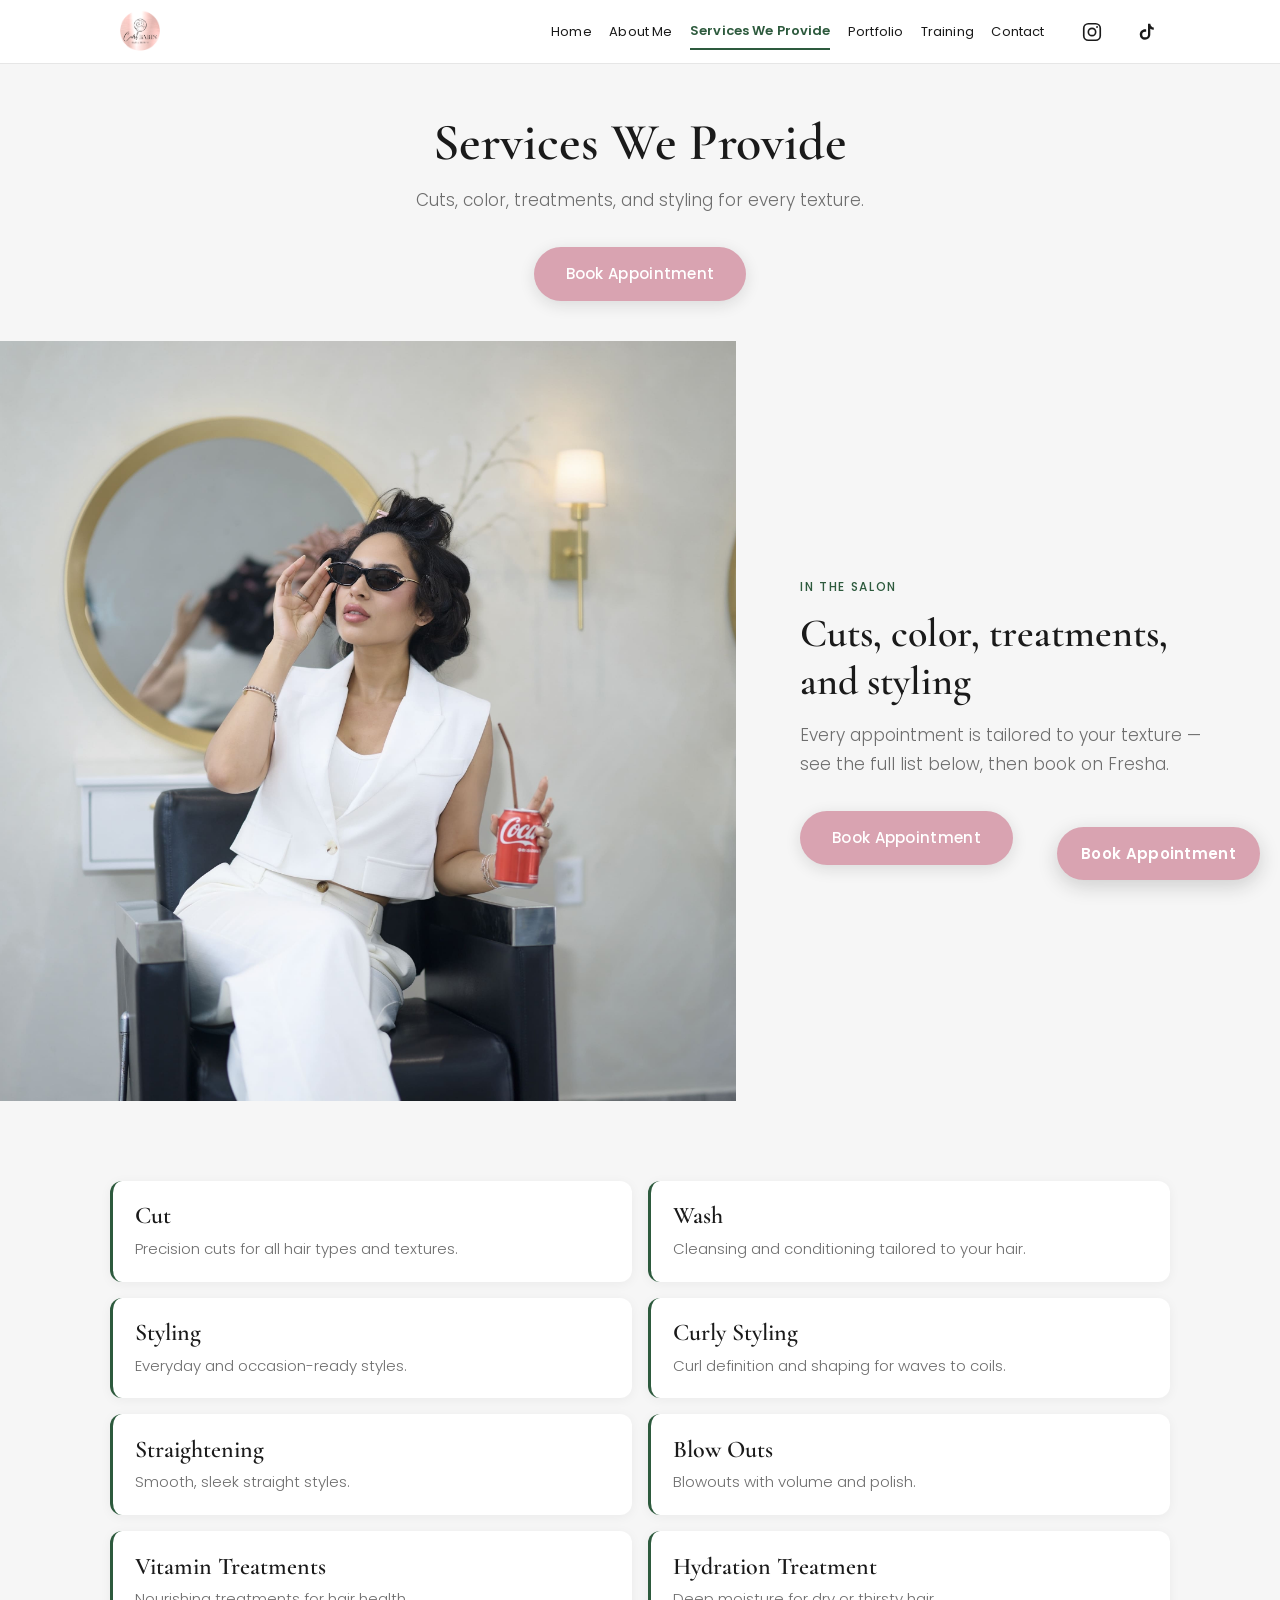
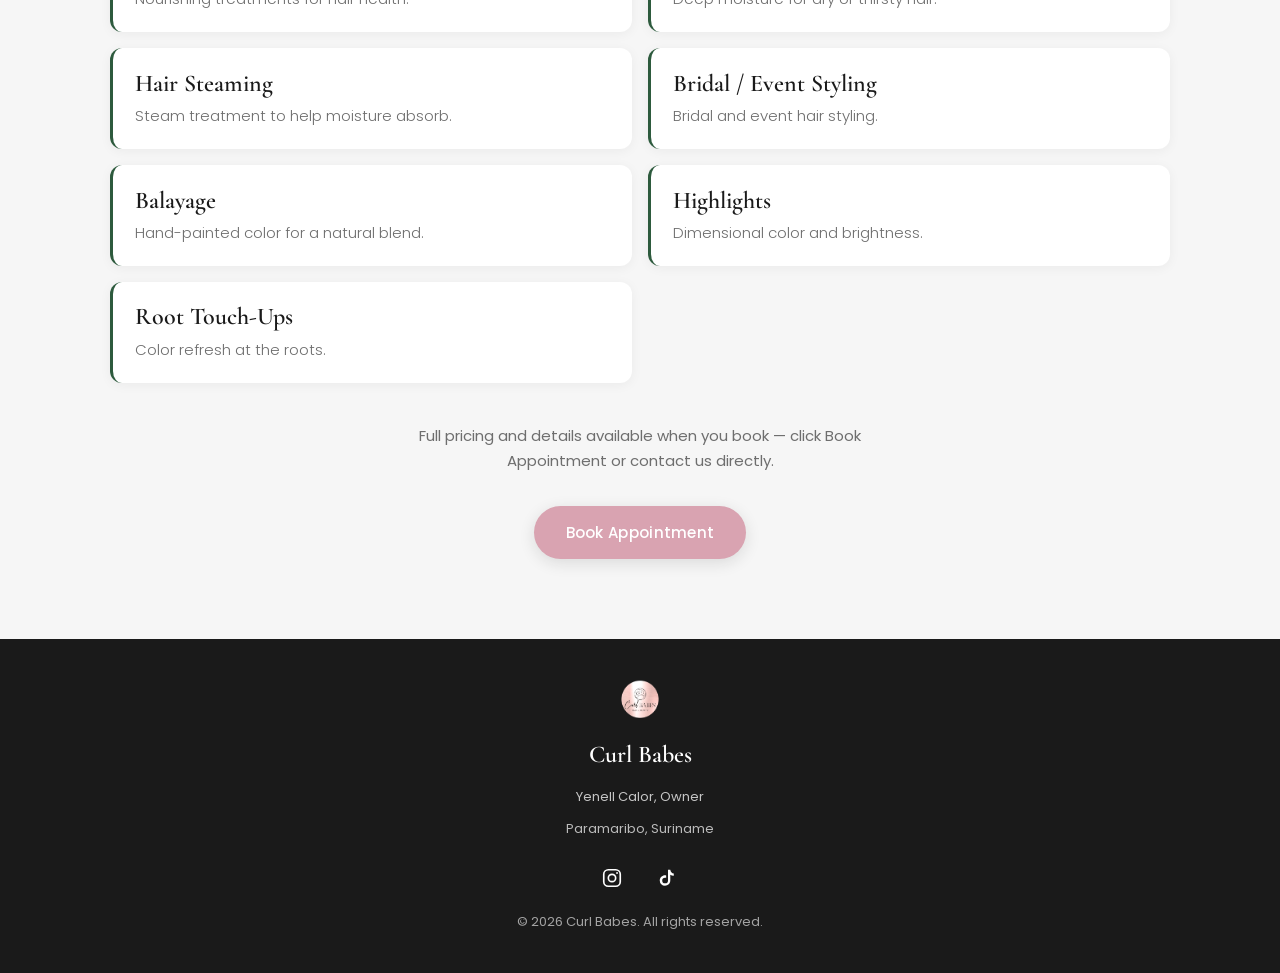
<file: services.html>
<!DOCTYPE html>
<html lang="en">
<head>
  <meta charset="UTF-8">
  <meta name="viewport" content="width=device-width, initial-scale=1.0, viewport-fit=cover">
  <meta name="description" content="Curl Babes services: cuts, wash, styling, curly styling, color, treatments, bridal and event hair. Book on Fresha.">
  <title>Services We Provide | Curl Babes</title>
  <link rel="icon" href="curl-babes-assets/LOGO%202.png" type="image/png">
  <link rel="apple-touch-icon" href="curl-babes-assets/LOGO%202.png">
  <link rel="preconnect" href="https://fonts.googleapis.com">
  <link rel="preconnect" href="https://fonts.gstatic.com" crossorigin>
  <link href="https://fonts.googleapis.com/css2?family=Cormorant+Garamond:ital,wght@0,400;0,600;0,700;1,400&family=Poppins:wght@300;400;500;600&display=swap" rel="stylesheet">
  <link rel="stylesheet" href="css/styles.css">
</head>
<body>

  <header class="site-header" id="site-header">
    <nav class="nav container" aria-label="Main navigation">
      <a href="index.html" class="nav__logo">
        <img src="curl-babes-assets/clients/LOGO%202.png" alt="Curl Babes" class="nav__logo-img" onerror="this.onerror=null;this.src='curl-babes-assets/clients/LOGO.png'">
      </a>

      <button class="nav__toggle" id="nav-toggle" aria-label="Open menu" aria-expanded="false" aria-controls="nav-menu">
        <span class="nav__toggle-bar"></span>
        <span class="nav__toggle-bar"></span>
        <span class="nav__toggle-bar"></span>
      </button>

      <ul class="nav__menu" id="nav-menu">
        <li><a href="index.html" class="nav__link">Home</a></li>
        <li><a href="about.html" class="nav__link">About Me</a></li>
        <li><a href="services.html" class="nav__link">Services We Provide</a></li>
        <li><a href="portfolio.html" class="nav__link">Portfolio</a></li>
        <li><a href="training.html" class="nav__link">Training</a></li>
        <li><a href="contact.html" class="nav__link">Contact</a></li>
        <li class="nav__socials">
          <div class="social-links">
            <a href="https://www.instagram.com/curl.babes/?hl=en" class="social-link" target="_blank" rel="noopener noreferrer" aria-label="Curl Babes on Instagram">
              <svg class="social-icon" viewBox="0 0 24 24" fill="none" stroke="currentColor" stroke-width="1.8" stroke-linecap="round" stroke-linejoin="round" aria-hidden="true"><rect x="3" y="3" width="18" height="18" rx="5"/><circle cx="12" cy="12" r="4"/><circle cx="17.5" cy="6.5" r="1" fill="currentColor" stroke="none"/></svg>
            </a>
            <a href="https://www.tiktok.com/@curl.babes?_r=1&amp;_t=ZS-99CzV562igy" class="social-link" target="_blank" rel="noopener noreferrer" aria-label="Curl Babes on TikTok">
              <svg class="social-icon" viewBox="0 0 24 24" fill="currentColor" aria-hidden="true"><path d="M14.5 3c.3 2.2 1.6 3.8 3.8 4.2v2.4c-1.3.1-2.5-.3-3.8-1.1v6.3c0 3.3-2.6 5.7-5.8 5.7A5.7 5.7 0 0 1 3 14.8c0-3.2 2.6-5.7 5.8-5.7.4 0 .8 0 1.2.1v2.6a3.2 3.2 0 0 0-1.2-.2 3.1 3.1 0 0 0-3.1 3.1 3.1 3.1 0 0 0 3.1 3.1 3.1 3.1 0 0 0 3.2-3.1V3h2.5z"/></svg>
            </a>
          </div>
        </li>
      </ul>
    </nav>
  </header>

  <main>
    <section class="page-hero">
      <div class="container">
        <h1 class="page-hero__title">Services We Provide</h1>
        <p class="page-hero__subtitle">Cuts, color, treatments, and styling for every texture.</p>
        <div class="section__actions">
          <a href="https://www.fresha.com/a/curl-babes-paramaribo-andirastraat-csomrsys?pId=294860"
             class="btn btn--primary"
             target="_blank"
             rel="noopener noreferrer">
            Book Appointment
          </a>
        </div>
      </div>
    </section>

    <section class="salon-feature salon-feature--compact" aria-label="In the salon">
      <figure class="salon-feature__photo">
        <img src="curl-babes-assets/salon%20images/background.jpg" alt="Client styled in the Curl Babes salon">
      </figure>
      <div class="salon-feature__copy">
        <p class="salon-feature__label">In the salon</p>
        <h2 class="salon-feature__title">Cuts, color, treatments, and styling</h2>
        <p class="salon-feature__text">Every appointment is tailored to your texture — see the full list below, then book on Fresha.</p>
        <a href="https://www.fresha.com/a/curl-babes-paramaribo-andirastraat-csomrsys?pId=294860"
           class="btn btn--primary"
           target="_blank"
           rel="noopener noreferrer">
          Book Appointment
        </a>
      </div>
    </section>

    <section class="section section--alt">
      <div class="container">
        <ul class="service-list">
          <li class="service-card">
            <h2 class="service-card__name">Cut</h2>
            <p class="service-card__desc">Precision cuts for all hair types and textures.</p>
          </li>
          <li class="service-card">
            <h2 class="service-card__name">Wash</h2>
            <p class="service-card__desc">Cleansing and conditioning tailored to your hair.</p>
          </li>
          <li class="service-card">
            <h2 class="service-card__name">Styling</h2>
            <p class="service-card__desc">Everyday and occasion-ready styles.</p>
          </li>
          <li class="service-card">
            <h2 class="service-card__name">Curly Styling</h2>
            <p class="service-card__desc">Curl definition and shaping for waves to coils.</p>
          </li>
          <li class="service-card">
            <h2 class="service-card__name">Straightening</h2>
            <p class="service-card__desc">Smooth, sleek straight styles.</p>
          </li>
          <li class="service-card">
            <h2 class="service-card__name">Blow Outs</h2>
            <p class="service-card__desc">Blowouts with volume and polish.</p>
          </li>
          <li class="service-card">
            <h2 class="service-card__name">Vitamin Treatments</h2>
            <p class="service-card__desc">Nourishing treatments for hair health.</p>
          </li>
          <li class="service-card">
            <h2 class="service-card__name">Hydration Treatment</h2>
            <p class="service-card__desc">Deep moisture for dry or thirsty hair.</p>
          </li>
          <li class="service-card">
            <h2 class="service-card__name">Hair Steaming</h2>
            <p class="service-card__desc">Steam treatment to help moisture absorb.</p>
          </li>
          <li class="service-card">
            <h2 class="service-card__name">Bridal / Event Styling</h2>
            <p class="service-card__desc">Bridal and event hair styling.</p>
          </li>
          <li class="service-card">
            <h2 class="service-card__name">Balayage</h2>
            <p class="service-card__desc">Hand-painted color for a natural blend.</p>
          </li>
          <li class="service-card">
            <h2 class="service-card__name">Highlights</h2>
            <p class="service-card__desc">Dimensional color and brightness.</p>
          </li>
          <li class="service-card">
            <h2 class="service-card__name">Root Touch-Ups</h2>
            <p class="service-card__desc">Color refresh at the roots.</p>
          </li>
        </ul>

        <p class="services-note">Full pricing and details available when you book — click Book Appointment or contact us directly.</p>

        <div class="services-cta">
          <a href="https://www.fresha.com/a/curl-babes-paramaribo-andirastraat-csomrsys?pId=294860"
             class="btn btn--primary"
             target="_blank"
             rel="noopener noreferrer">
            Book Appointment
          </a>
        </div>
      </div>
    </section>
  </main>

  <footer class="footer">
    <div class="container footer__inner">
      <img src="curl-babes-assets/LOGO%202.png" alt="" class="footer__logo" width="56" height="43">
      <p class="footer__brand">Curl Babes</p>
      <p class="footer__owner">Yenell Calor, Owner</p>
      <p class="footer__location">Paramaribo, Suriname</p>
      <div class="social-links footer__socials">
        <a href="https://www.instagram.com/curl.babes/?hl=en" class="social-link" target="_blank" rel="noopener noreferrer" aria-label="Curl Babes on Instagram">
          <svg class="social-icon" viewBox="0 0 24 24" fill="none" stroke="currentColor" stroke-width="1.8" stroke-linecap="round" stroke-linejoin="round" aria-hidden="true"><rect x="3" y="3" width="18" height="18" rx="5"/><circle cx="12" cy="12" r="4"/><circle cx="17.5" cy="6.5" r="1" fill="currentColor" stroke="none"/></svg>
        </a>
        <a href="https://www.tiktok.com/@curl.babes?_r=1&amp;_t=ZS-99CzV562igy" class="social-link" target="_blank" rel="noopener noreferrer" aria-label="Curl Babes on TikTok">
          <svg class="social-icon" viewBox="0 0 24 24" fill="currentColor" aria-hidden="true"><path d="M14.5 3c.3 2.2 1.6 3.8 3.8 4.2v2.4c-1.3.1-2.5-.3-3.8-1.1v6.3c0 3.3-2.6 5.7-5.8 5.7A5.7 5.7 0 0 1 3 14.8c0-3.2 2.6-5.7 5.8-5.7.4 0 .8 0 1.2.1v2.6a3.2 3.2 0 0 0-1.2-.2 3.1 3.1 0 0 0-3.1 3.1 3.1 3.1 0 0 0 3.1 3.1 3.1 3.1 0 0 0 3.2-3.1V3h2.5z"/></svg>
        </a>
      </div>
      <p class="footer__copy">&copy; <span id="year"></span> Curl Babes. All rights reserved.</p>
    </div>
  </footer>

  <a href="https://www.fresha.com/a/curl-babes-paramaribo-andirastraat-csomrsys?pId=294860"
     class="fab"
     target="_blank"
     rel="noopener noreferrer"
     aria-label="Book Appointment">
    Book Appointment
  </a>

  <script src="js/main.js"></script>
</body>
</html>
</file>
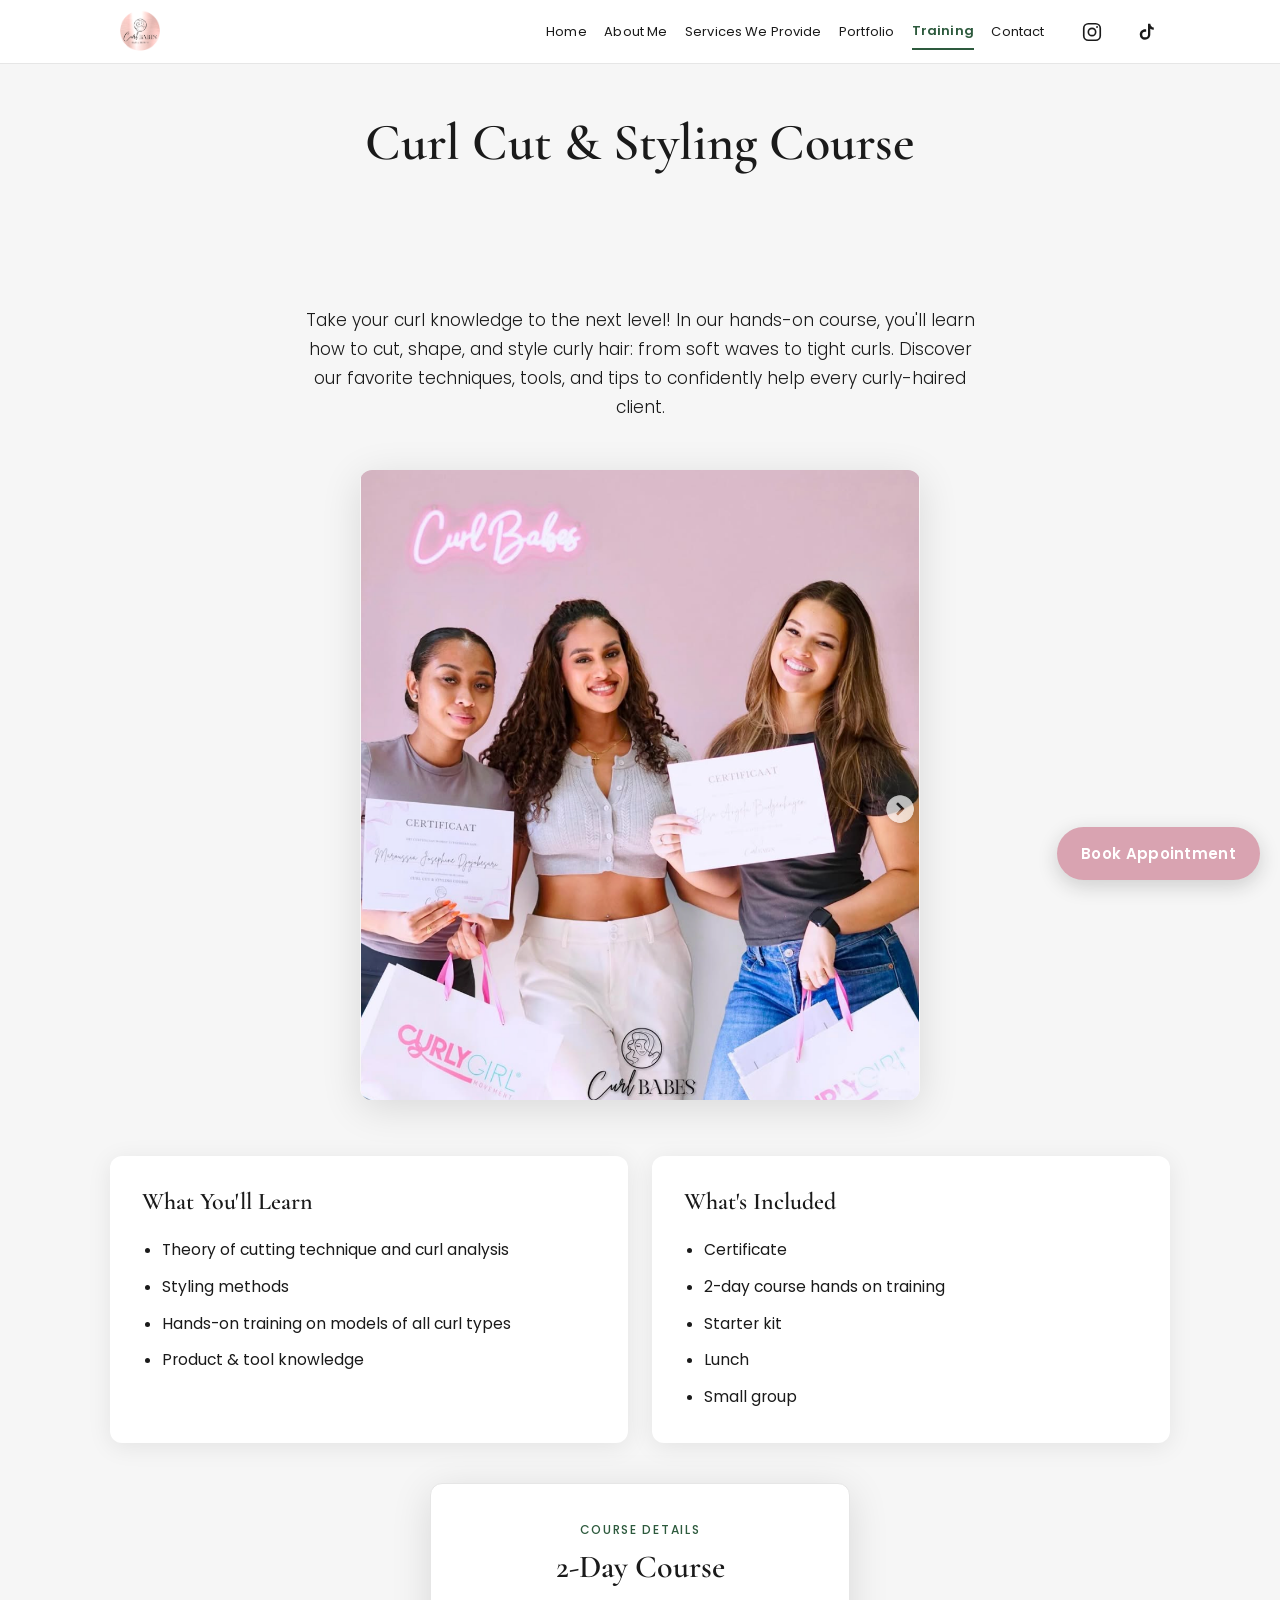
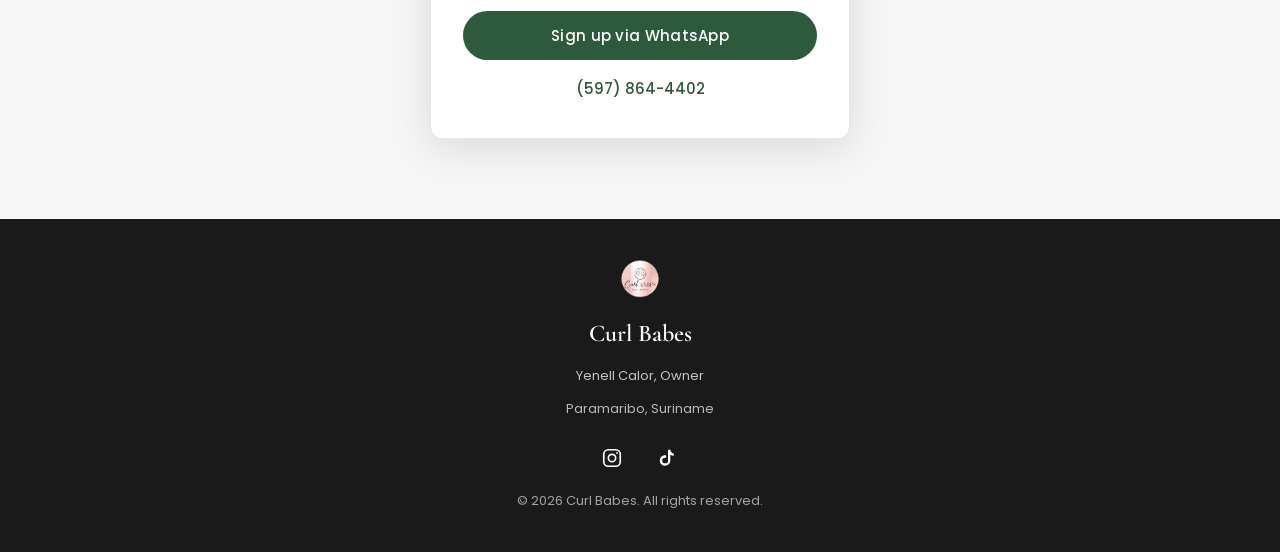
<file: training.html>
<!DOCTYPE html>
<html lang="en">
<head>
  <meta charset="UTF-8">
  <meta name="viewport" content="width=device-width, initial-scale=1.0, viewport-fit=cover">
  <meta name="description" content="Curl Cut &amp; Styling Course at Curl Babes — a 2-day hands-on course covering curl cutting, styling, and product knowledge.">
  <title>Training | Curl Babes</title>
  <link rel="icon" href="curl-babes-assets/LOGO%202.png" type="image/png">
  <link rel="apple-touch-icon" href="curl-babes-assets/LOGO%202.png">
  <link rel="preconnect" href="https://fonts.googleapis.com">
  <link rel="preconnect" href="https://fonts.gstatic.com" crossorigin>
  <link href="https://fonts.googleapis.com/css2?family=Cormorant+Garamond:ital,wght@0,400;0,600;0,700;1,400&family=Poppins:wght@300;400;500;600&display=swap" rel="stylesheet">
  <link rel="stylesheet" href="css/styles.css">
</head>
<body>

  <header class="site-header" id="site-header">
    <nav class="nav container" aria-label="Main navigation">
      <a href="index.html" class="nav__logo">
        <img src="curl-babes-assets/clients/LOGO%202.png" alt="Curl Babes" class="nav__logo-img" onerror="this.onerror=null;this.src='curl-babes-assets/clients/LOGO.png'">
      </a>

      <button class="nav__toggle" id="nav-toggle" aria-label="Open menu" aria-expanded="false" aria-controls="nav-menu">
        <span class="nav__toggle-bar"></span>
        <span class="nav__toggle-bar"></span>
        <span class="nav__toggle-bar"></span>
      </button>

      <ul class="nav__menu" id="nav-menu">
        <li><a href="index.html" class="nav__link">Home</a></li>
        <li><a href="about.html" class="nav__link">About Me</a></li>
        <li><a href="services.html" class="nav__link">Services We Provide</a></li>
        <li><a href="portfolio.html" class="nav__link">Portfolio</a></li>
        <li><a href="training.html" class="nav__link">Training</a></li>
        <li><a href="contact.html" class="nav__link">Contact</a></li>
        <li class="nav__socials">
          <div class="social-links">
            <a href="https://www.instagram.com/curl.babes/?hl=en" class="social-link" target="_blank" rel="noopener noreferrer" aria-label="Curl Babes on Instagram">
              <svg class="social-icon" viewBox="0 0 24 24" fill="none" stroke="currentColor" stroke-width="1.8" stroke-linecap="round" stroke-linejoin="round" aria-hidden="true"><rect x="3" y="3" width="18" height="18" rx="5"/><circle cx="12" cy="12" r="4"/><circle cx="17.5" cy="6.5" r="1" fill="currentColor" stroke="none"/></svg>
            </a>
            <a href="https://www.tiktok.com/@curl.babes?_r=1&amp;_t=ZS-99CzV562igy" class="social-link" target="_blank" rel="noopener noreferrer" aria-label="Curl Babes on TikTok">
              <svg class="social-icon" viewBox="0 0 24 24" fill="currentColor" aria-hidden="true"><path d="M14.5 3c.3 2.2 1.6 3.8 3.8 4.2v2.4c-1.3.1-2.5-.3-3.8-1.1v6.3c0 3.3-2.6 5.7-5.8 5.7A5.7 5.7 0 0 1 3 14.8c0-3.2 2.6-5.7 5.8-5.7.4 0 .8 0 1.2.1v2.6a3.2 3.2 0 0 0-1.2-.2 3.1 3.1 0 0 0-3.1 3.1 3.1 3.1 0 0 0 3.1 3.1 3.1 3.1 0 0 0 3.2-3.1V3h2.5z"/></svg>
            </a>
          </div>
        </li>
      </ul>
    </nav>
  </header>

  <main>
    <section class="page-hero">
      <div class="container">
        <h1 class="page-hero__title">Curl Cut &amp; Styling Course</h1>
      </div>
    </section>

    <section class="section section--alt">
      <div class="container">
        <p class="training__intro">Take your curl knowledge to the next level! In our hands-on course, you'll learn how to cut, shape, and style curly hair: from soft waves to tight curls. Discover our favorite techniques, tools, and tips to confidently help every curly-haired client.</p>

        <figure class="training__photo">
          <img src="curl-babes-assets/certificate%20course%20with%20my%20students.png" alt="Yenell Calor with students after the Curl Cut &amp; Styling Course">
        </figure>

        <div class="training__blocks">
          <div class="training__block">
            <h2>What You'll Learn</h2>
            <ul>
              <li>Theory of cutting technique and curl analysis</li>
              <li>Styling methods</li>
              <li>Hands-on training on models of all curl types</li>
              <li>Product &amp; tool knowledge</li>
            </ul>
          </div>
          <div class="training__block">
            <h2>What's Included</h2>
            <ul>
              <li>Certificate</li>
              <li>2-day course hands on training</li>
              <li>Starter kit</li>
              <li>Lunch</li>
              <li>Small group</li>
            </ul>
          </div>
        </div>

        <div class="course-card">
          <p class="course-card__label">Course details</p>
          <h2>2-Day Course</h2>
          <a href="https://wa.me/5978644402" class="btn btn--whatsapp" target="_blank" rel="noopener noreferrer">
            Sign up via WhatsApp
          </a>
          <p class="course-card__phone">
            <a href="https://wa.me/5978644402" target="_blank" rel="noopener noreferrer">(597) 864-4402</a>
          </p>
        </div>
      </div>
    </section>
  </main>

  <footer class="footer">
    <div class="container footer__inner">
      <img src="curl-babes-assets/LOGO%202.png" alt="" class="footer__logo" width="56" height="43">
      <p class="footer__brand">Curl Babes</p>
      <p class="footer__owner">Yenell Calor, Owner</p>
      <p class="footer__location">Paramaribo, Suriname</p>
      <div class="social-links footer__socials">
        <a href="https://www.instagram.com/curl.babes/?hl=en" class="social-link" target="_blank" rel="noopener noreferrer" aria-label="Curl Babes on Instagram">
          <svg class="social-icon" viewBox="0 0 24 24" fill="none" stroke="currentColor" stroke-width="1.8" stroke-linecap="round" stroke-linejoin="round" aria-hidden="true"><rect x="3" y="3" width="18" height="18" rx="5"/><circle cx="12" cy="12" r="4"/><circle cx="17.5" cy="6.5" r="1" fill="currentColor" stroke="none"/></svg>
        </a>
        <a href="https://www.tiktok.com/@curl.babes?_r=1&amp;_t=ZS-99CzV562igy" class="social-link" target="_blank" rel="noopener noreferrer" aria-label="Curl Babes on TikTok">
          <svg class="social-icon" viewBox="0 0 24 24" fill="currentColor" aria-hidden="true"><path d="M14.5 3c.3 2.2 1.6 3.8 3.8 4.2v2.4c-1.3.1-2.5-.3-3.8-1.1v6.3c0 3.3-2.6 5.7-5.8 5.7A5.7 5.7 0 0 1 3 14.8c0-3.2 2.6-5.7 5.8-5.7.4 0 .8 0 1.2.1v2.6a3.2 3.2 0 0 0-1.2-.2 3.1 3.1 0 0 0-3.1 3.1 3.1 3.1 0 0 0 3.1 3.1 3.1 3.1 0 0 0 3.2-3.1V3h2.5z"/></svg>
        </a>
      </div>
      <p class="footer__copy">&copy; <span id="year"></span> Curl Babes. All rights reserved.</p>
    </div>
  </footer>

  <a href="https://www.fresha.com/a/curl-babes-paramaribo-andirastraat-csomrsys?pId=294860"
     class="fab"
     target="_blank"
     rel="noopener noreferrer"
     aria-label="Book Appointment">
    Book Appointment
  </a>

  <script src="js/main.js"></script>
</body>
</html>
</file>
<file: css/styles.css>
/* =============================================
   Curl Babes — Styles
   ============================================= */

:root {
  --pink: #d9a3b1;
  --pink-dark: #c48b9a;
  --pink-light: #f6f1f2;
  --white: #ffffff;
  --grey-light: #f6f6f6;
  --grey: #e6e6e6;
  --grey-mid: #6e6e6e;
  --black: #1a1a1a;
  --green: #2d5a3d;
  --green-light: #3d7a52;

  --font-heading: 'Cormorant Garamond', Georgia, serif;
  --font-body: 'Poppins', system-ui, sans-serif;

  --header-height: 64px;
  --fab-height: 52px;
  --radius: 12px;
  --radius-sm: 8px;
  --shadow: 0 4px 24px rgba(0, 0, 0, 0.08);
  --shadow-lg: 0 8px 40px rgba(0, 0, 0, 0.12);
  --transition: 0.25s ease;
}

/* Reset & Base */
*, *::before, *::after {
  box-sizing: border-box;
  margin: 0;
  padding: 0;
}

html {
  scroll-behavior: smooth;
  scroll-padding-top: calc(var(--header-height) + 16px);
  overflow-x: hidden;
  -webkit-text-size-adjust: 100%;
  text-size-adjust: 100%;
}

body {
  font-family: var(--font-body);
  font-size: 1rem;
  line-height: 1.7;
  color: var(--black);
  background: var(--white);
  -webkit-font-smoothing: antialiased;
  overflow-x: hidden;
  max-width: 100%;
  padding-left: env(safe-area-inset-left);
  padding-right: env(safe-area-inset-right);
}

body.nav-open {
  overflow: hidden;
}

img, iframe, video, embed {
  max-width: 100%;
}

img {
  height: auto;
  display: block;
}

a {
  color: inherit;
  text-decoration: none;
}

ul {
  list-style: none;
}

.container {
  width: 100%;
  max-width: 1100px;
  margin: 0 auto;
  padding: 0 1.25rem;
}

/* Typography */
h1, h2, h3 {
  font-family: var(--font-heading);
  font-weight: 600;
  line-height: 1.2;
  color: var(--black);
}

.text-link {
  font-size: 0.9375rem;
  font-weight: 500;
  color: var(--green);
  display: inline-flex;
  align-items: center;
  gap: 0.25rem;
  transition: opacity var(--transition);
}

.text-link:hover,
.text-link:focus-visible {
  opacity: 0.75;
}

/* Buttons — dusty rose only on Book Appointment CTAs */
.btn {
  display: inline-flex;
  align-items: center;
  justify-content: center;
  padding: 0.875rem 2rem;
  min-height: 44px;
  font-family: var(--font-body);
  font-size: 0.9375rem;
  font-weight: 500;
  letter-spacing: 0.02em;
  border-radius: 50px;
  border: none;
  cursor: pointer;
  transition: background var(--transition), transform var(--transition), box-shadow var(--transition);
}

.btn--primary {
  background: var(--pink);
  color: var(--white);
  box-shadow: 0 4px 16px rgba(26, 26, 26, 0.12);
}

.btn--primary:hover,
.btn--primary:focus-visible {
  background: var(--green);
  transform: translateY(-2px);
  box-shadow: 0 6px 20px rgba(45, 90, 61, 0.25);
}

.btn--whatsapp {
  background: var(--green);
  color: var(--white);
  padding: 0.75rem 1.5rem;
  font-size: 0.9375rem;
}

.btn--whatsapp:hover,
.btn--whatsapp:focus-visible {
  background: var(--green-light);
}

/* Social icons */
.social-links {
  display: flex;
  align-items: center;
  gap: 0.75rem;
}

.social-link {
  display: flex;
  align-items: center;
  justify-content: center;
  width: 44px;
  height: 44px;
  color: var(--black);
  border-radius: 50%;
  transition: color var(--transition), background var(--transition);
}

.social-link:hover,
.social-link:focus-visible {
  color: var(--green);
  background: var(--grey-light);
}

.social-icon {
  width: 22px;
  height: 22px;
  display: block;
}

.footer .social-link {
  color: var(--white);
}

.footer .social-link:hover,
.footer .social-link:focus-visible {
  color: var(--white);
  background: rgba(255, 255, 255, 0.12);
}

.contact-info .social-links {
  margin-top: 0.5rem;
}

/* Header / Nav */
.site-header {
  position: sticky;
  top: 0;
  z-index: 100;
  background: #ffffff;
  border-bottom: 1px solid var(--grey);
  height: calc(var(--header-height) + env(safe-area-inset-top, 0px));
  padding-top: env(safe-area-inset-top, 0px);
}

.nav {
  display: flex;
  align-items: center;
  justify-content: space-between;
  height: var(--header-height);
  gap: 1rem;
}

.nav__logo {
  display: flex;
  align-items: center;
  flex-shrink: 0;
  z-index: 110;
  transition: opacity var(--transition);
}

.nav__logo:hover {
  opacity: 0.85;
}

.nav__logo-img {
  height: 46px;
  width: auto;
  object-fit: contain;
}

.nav__toggle {
  display: flex;
  flex-direction: column;
  justify-content: center;
  gap: 5px;
  width: 44px;
  height: 44px;
  background: none;
  border: none;
  cursor: pointer;
  padding: 4px;
  z-index: 110;
  position: relative;
}

.nav__toggle-bar {
  display: block;
  width: 24px;
  height: 2px;
  background: var(--black);
  border-radius: 2px;
  transition: transform var(--transition), opacity var(--transition);
}

.nav__toggle[aria-expanded="true"] .nav__toggle-bar:nth-child(1) {
  transform: translateY(7px) rotate(45deg);
}

.nav__toggle[aria-expanded="true"] .nav__toggle-bar:nth-child(2) {
  opacity: 0;
}

.nav__toggle[aria-expanded="true"] .nav__toggle-bar:nth-child(3) {
  transform: translateY(-7px) rotate(-45deg);
}

/* Mobile menu: solid white overlay, high-contrast, readable */
.nav__menu {
  display: none;
  position: fixed;
  inset: 0;
  background: #ffffff;
  flex-direction: column;
  align-items: stretch;
  justify-content: flex-start;
  padding: calc(var(--header-height) + env(safe-area-inset-top, 0px) + 1.5rem) 1.5rem 2.5rem;
  gap: 0;
  z-index: 105;
  overflow-y: auto;
}

.nav__menu.is-open {
  display: flex;
}

.nav__menu > li {
  border-bottom: 1px solid var(--grey);
}

.nav__link {
  display: block;
  font-size: 1.25rem;
  font-weight: 500;
  color: var(--black);
  padding: 1.125rem 0.5rem;
  letter-spacing: 0.01em;
  transition: color var(--transition);
}

.nav__link:hover,
.nav__link:focus-visible,
.nav__link.is-active {
  color: var(--green);
}

.nav__link.is-active {
  font-weight: 600;
}

.nav__menu .nav__socials {
  border-bottom: none;
  padding: 1.75rem 0.5rem 0;
  display: flex;
  justify-content: center;
}

@media (min-width: 1024px) {
  .nav__toggle {
    display: none;
  }

  .nav__menu {
    display: flex;
    position: static;
    flex-direction: row;
    align-items: center;
    gap: 0.15rem 1.1rem;
    background: transparent;
    inset: auto;
    padding: 0;
    overflow: visible;
    flex: 1;
    justify-content: flex-end;
  }

  .nav__menu > li {
    border-bottom: none;
  }

  .nav__link {
    font-size: 0.8125rem;
    font-weight: 400;
    white-space: nowrap;
    padding: 0.35rem 0;
  }

  .nav__link.is-active {
    font-weight: 600;
    border-bottom: 2px solid var(--green);
  }

  .nav__menu .nav__socials {
    padding: 0;
    margin-left: 0.5rem;
  }
}

/* Hero */
.hero {
  position: relative;
  min-height: calc(100svh - var(--header-height));
  display: flex;
  align-items: center;
  background:
    linear-gradient(180deg, rgba(255, 255, 255, 0.78) 0%, rgba(246, 246, 246, 0.88) 100%),
    url('../curl-babes-assets/salon%20images/professional%20pic%20for%20background.jpg') center / cover no-repeat;
  overflow: hidden;
  padding: 4rem 0;
}

.hero__content {
  position: relative;
  z-index: 2;
  text-align: center;
  max-width: 640px;
  animation: fade-up 0.9s ease both;
}

.hero__title {
  font-size: clamp(3rem, 10vw, 5.5rem);
  font-weight: 700;
  margin-bottom: 1rem;
  letter-spacing: -0.01em;
}

.hero__tagline {
  font-size: clamp(1rem, 2.5vw, 1.25rem);
  font-weight: 300;
  color: var(--black);
  opacity: 0.85;
  margin-bottom: 2.5rem;
  line-height: 1.6;
}

/* Inner page header */
.page-hero {
  background: var(--grey-light);
  padding: 3rem 0 2.5rem;
  text-align: center;
}

.page-hero__title {
  font-size: clamp(2.25rem, 5vw, 3.25rem);
  margin-bottom: 0.75rem;
}

.page-hero__subtitle {
  font-size: 1.0625rem;
  font-weight: 300;
  color: var(--grey-mid);
  max-width: 560px;
  margin: 0 auto;
}

/* Sections */
.section {
  padding: 5rem 0;
}

.section--alt {
  background: var(--grey-light);
}

.section__header {
  text-align: center;
  margin-bottom: 3rem;
}

.section__header--left {
  text-align: left;
}

.section__title {
  font-size: clamp(2rem, 5vw, 2.75rem);
  margin-bottom: 0.75rem;
}

.section__subtitle {
  font-size: 1rem;
  color: var(--grey-mid);
  font-weight: 300;
  max-width: 480px;
  margin: 0 auto;
}

.section__header--left .section__subtitle {
  margin: 0;
}

.section__actions {
  text-align: center;
  margin-top: 2rem;
}

/* Homepage salon editorial band */
.salon-feature {
  display: grid;
  grid-template-columns: 1fr;
  background: var(--white);
  max-width: 100%;
}

.salon-feature__photo,
.salon-feature__copy {
  min-width: 0;
}

.salon-feature__photo {
  margin: 0;
  overflow: hidden;
  background: var(--grey);
  height: min(78vh, 640px);
}

.salon-feature__photo img {
  width: 100%;
  height: 100%;
  object-fit: cover;
  object-position: center 12%;
}

.salon-feature__copy {
  display: flex;
  flex-direction: column;
  justify-content: center;
  padding: 3rem 1.5rem 3.5rem;
  max-width: 520px;
  margin: 0 auto;
  width: 100%;
}

.salon-feature__label {
  font-size: 0.75rem;
  font-weight: 500;
  letter-spacing: 0.14em;
  text-transform: uppercase;
  color: var(--green);
  margin-bottom: 0.75rem;
}

.salon-feature__title {
  font-size: clamp(1.85rem, 4vw, 2.5rem);
  margin-bottom: 1rem;
}

.salon-feature__text {
  font-size: 1.0625rem;
  font-weight: 300;
  color: var(--grey-mid);
  margin-bottom: 2rem;
  line-height: 1.7;
}

.salon-feature__copy .btn {
  align-self: flex-start;
}

.salon-feature--compact .salon-feature__photo {
  height: min(56vh, 480px);
}

@media (min-width: 900px) {
  .salon-feature {
    grid-template-columns: minmax(0, 1.15fr) minmax(280px, 0.85fr);
    min-height: min(85vh, 760px);
  }

  .salon-feature__photo {
    height: auto;
    min-height: 100%;
  }

  .salon-feature__copy {
    padding: 4.5rem 4rem;
    margin: 0;
    max-width: none;
    background: var(--grey-light);
  }
}

/* Carousel */
.carousel {
  position: relative;
  max-width: 700px;
  margin: 0 auto;
  width: 100%;
}

.carousel__viewport {
  overflow: hidden;
  border-radius: var(--radius);
  box-shadow: var(--shadow-lg);
  aspect-ratio: 4 / 5;
  background: var(--grey);
  touch-action: pan-y;
  width: 100%;
}

.carousel__track {
  position: relative;
  height: 100%;
}

.carousel__slide {
  position: absolute;
  inset: 0;
  opacity: 0;
  visibility: hidden;
  transition: opacity 0.85s ease, visibility 0.85s ease;
  pointer-events: none;
}

.carousel__slide.is-active {
  opacity: 1;
  visibility: visible;
  pointer-events: auto;
  z-index: 1;
}

.carousel__slide img {
  width: 100%;
  height: 100%;
  object-fit: cover;
  transform: scale(1);
  pointer-events: none;
  -webkit-user-drag: none;
  user-select: none;
}

.carousel__slide.is-active img {
  animation: ken-burns 7.5s ease-out forwards;
}

.carousel__btn {
  position: absolute;
  top: 50%;
  transform: translateY(-50%);
  width: 44px;
  height: 44px;
  border-radius: 50%;
  background: var(--white);
  border: none;
  box-shadow: var(--shadow);
  cursor: pointer;
  display: flex;
  align-items: center;
  justify-content: center;
  color: var(--black);
  transition: background var(--transition), color var(--transition);
  z-index: 2;
}

.carousel__btn:hover,
.carousel__btn:focus-visible {
  background: var(--green);
  color: var(--white);
}

.carousel__btn--prev {
  left: -12px;
}

.carousel__btn--next {
  right: -12px;
}

.carousel__dots {
  display: flex;
  justify-content: center;
  gap: 0.5rem;
  margin-top: 1.25rem;
}

.carousel__dot {
  position: relative;
  width: 10px;
  height: 10px;
  border-radius: 50%;
  background: var(--grey);
  border: none;
  cursor: pointer;
  transition: background var(--transition), transform var(--transition);
  padding: 0;
}

.carousel__dot::after {
  content: '';
  position: absolute;
  inset: -17px;
}

.carousel__dot.is-active {
  background: var(--black);
  transform: scale(1.2);
}

.carousel__dot:hover,
.carousel__dot:focus-visible {
  background: var(--green);
}

/* Video Grid */
.video-grid {
  display: grid;
  grid-template-columns: 1fr;
  gap: 1.5rem;
}

@media (min-width: 640px) {
  .video-grid {
    grid-template-columns: repeat(3, 1fr);
  }
}

.video-embed {
  position: relative;
  padding-bottom: 177.78%; /* 9:16 shorts aspect ratio */
  height: 0;
  overflow: hidden;
  border-radius: var(--radius);
  box-shadow: var(--shadow);
  background: var(--grey);
}

.video-embed iframe {
  position: absolute;
  top: 0;
  left: 0;
  width: 100%;
  height: 100%;
  max-width: 100%;
  border: none;
}

/* Teaser Cards */
.teaser-grid {
  display: grid;
  grid-template-columns: 1fr;
  gap: 1.5rem;
}

@media (min-width: 640px) {
  .teaser-grid {
    grid-template-columns: repeat(2, 1fr);
  }
}

@media (min-width: 960px) {
  .teaser-grid {
    grid-template-columns: repeat(4, 1fr);
  }
}

.teaser-card {
  display: flex;
  flex-direction: column;
  padding: 2rem;
  background: var(--white);
  border-radius: var(--radius);
  box-shadow: var(--shadow);
  transition: transform var(--transition), box-shadow var(--transition);
}

.teaser-card:hover,
.teaser-card:focus-visible {
  transform: translateY(-4px);
  box-shadow: var(--shadow-lg);
}

.section--alt .teaser-card {
  background: var(--white);
}

.section:not(.section--alt) .teaser-card {
  background: var(--grey-light);
}

.teaser-card__icon {
  color: var(--green);
  font-size: 1.25rem;
  margin-bottom: 1rem;
}

.teaser-card__title {
  font-size: 1.5rem;
  margin-bottom: 0.75rem;
}

.teaser-card__text {
  font-size: 0.9375rem;
  color: var(--grey-mid);
  flex: 1;
  margin-bottom: 1.25rem;
}

.teaser-card__link {
  font-size: 0.875rem;
  font-weight: 500;
  color: var(--green);
}

/* Services preview (homepage) */
.services-preview {
  display: flex;
  flex-wrap: wrap;
  justify-content: center;
  gap: 0.625rem;
  max-width: 820px;
  margin: 0 auto;
}

.services-preview li {
  padding: 0.5rem 1rem;
  background: var(--white);
  border: 1px solid var(--grey);
  border-radius: 50px;
  font-size: 0.875rem;
  font-weight: 500;
}

/* About */
.about-cover {
  width: 100%;
  background: var(--grey-light);
  border-radius: var(--radius);
  padding: 0.75rem;
  margin-bottom: 3rem;
  box-shadow: var(--shadow);
  display: flex;
  align-items: center;
  justify-content: center;
}

.about-cover img {
  width: 100%;
  height: auto;
  max-height: 80vh;
  object-fit: contain;
  object-position: center;
}

.about__content {
  display: grid;
  grid-template-columns: 1fr;
  gap: 2.5rem;
  align-items: start;
}

@media (min-width: 768px) {
  .about__content {
    grid-template-columns: 1.05fr 0.95fr;
    gap: 3rem;
    align-items: center;
  }
}

.about__lead {
  font-family: var(--font-heading);
  font-size: 1.375rem;
  margin-bottom: 0.5rem;
}

.about__creds {
  font-size: 0.8125rem;
  font-weight: 500;
  letter-spacing: 0.04em;
  text-transform: uppercase;
  color: var(--green);
  margin-bottom: 1.25rem;
}

.about__text p {
  margin-bottom: 1.25rem;
  color: var(--black);
  opacity: 0.9;
}

.about__text .btn {
  margin-top: 0.5rem;
}

.about-portrait {
  background: var(--grey-light);
  border-radius: var(--radius);
  overflow: hidden;
  box-shadow: var(--shadow-lg);
  border: 1px solid var(--grey);
  padding: 0.5rem;
  display: flex;
  align-items: center;
  justify-content: center;
}

.about-portrait img {
  width: 100%;
  height: auto;
  object-fit: contain;
}

/* Services page — editorial cards, not equal text squares */
.service-list {
  display: grid;
  grid-template-columns: 1fr;
  gap: 0.875rem;
}

@media (min-width: 720px) {
  .service-list {
    grid-template-columns: 1fr 1fr;
    gap: 1rem;
  }
}

.service-card {
  display: flex;
  flex-direction: column;
  gap: 0.35rem;
  padding: 1.35rem 1.5rem 1.35rem 1.35rem;
  background: var(--white);
  border-radius: var(--radius);
  border-left: 3px solid var(--green);
  box-shadow: 0 2px 12px rgba(0, 0, 0, 0.05);
}

.service-card__name {
  font-family: var(--font-heading);
  font-size: 1.5rem;
  font-weight: 600;
}

.service-card__desc {
  font-size: 0.9375rem;
  color: var(--grey-mid);
  font-weight: 300;
  line-height: 1.55;
}

.services-note {
  text-align: center;
  margin-top: 2.5rem;
  font-size: 0.9375rem;
  color: var(--grey-mid);
  max-width: 520px;
  margin-left: auto;
  margin-right: auto;
}

.services-cta {
  text-align: center;
  margin-top: 2rem;
}

/* Training */
.training__intro {
  max-width: 680px;
  margin: 0 auto 3rem;
  text-align: center;
  font-size: 1.0625rem;
  font-weight: 300;
}

.training__photo {
  max-width: 560px;
  margin: 0 auto 3.5rem;
  border-radius: var(--radius);
  overflow: hidden;
  box-shadow: var(--shadow-lg);
  background: var(--grey-light);
}

.training__photo img {
  width: 100%;
  height: auto;
  max-height: min(70vh, 640px);
  object-fit: contain;
  background: var(--grey-light);
}

.training__blocks {
  display: grid;
  grid-template-columns: 1fr;
  gap: 1.5rem;
  margin-bottom: 2.5rem;
}

@media (min-width: 720px) {
  .training__blocks {
    grid-template-columns: 1fr 1fr;
  }
}

.training__block {
  background: var(--white);
  border-radius: var(--radius);
  padding: 2rem;
  box-shadow: var(--shadow);
}

.section--alt .training__block {
  background: var(--white);
}

.training__block h2 {
  font-size: 1.5rem;
  margin-bottom: 1.25rem;
}

.training__block ul {
  list-style: disc;
  padding-left: 1.25rem;
  display: flex;
  flex-direction: column;
  gap: 0.65rem;
}

.training__block li {
  font-size: 0.975rem;
  color: var(--black);
}

.course-card {
  max-width: 420px;
  margin: 0 auto;
  text-align: center;
  padding: 2.25rem 2rem;
  background: var(--white);
  border-radius: var(--radius);
  box-shadow: var(--shadow-lg);
  border: 1px solid var(--grey);
}

.course-card__label {
  font-size: 0.75rem;
  font-weight: 500;
  letter-spacing: 0.14em;
  text-transform: uppercase;
  color: var(--green);
  margin-bottom: 0.5rem;
}

.course-card h2 {
  font-size: 2rem;
  margin-bottom: 1.5rem;
}

.course-card .btn {
  width: 100%;
}

.course-card__phone {
  margin-top: 1rem;
  font-size: 0.9375rem;
}

.course-card__phone a {
  color: var(--green);
  font-weight: 500;
}

.course-card__phone a:hover,
.course-card__phone a:focus-visible {
  text-decoration: underline;
}

/* Contact */
.contact-grid {
  display: grid;
  grid-template-columns: 1fr;
  gap: 2.5rem;
}

@media (min-width: 768px) {
  .contact-grid {
    grid-template-columns: 1fr 1.2fr;
    align-items: start;
  }
}

.contact-info {
  display: flex;
  flex-direction: column;
  gap: 2rem;
}

.contact-info__label {
  font-family: var(--font-heading);
  font-size: 1.25rem;
  margin-bottom: 0.375rem;
  color: var(--black);
}

.contact-info__link {
  font-size: 1rem;
  transition: color var(--transition);
}

.contact-info__link:hover,
.contact-info__link:focus-visible {
  color: var(--green);
}

.contact-info__address {
  line-height: 1.6;
}

.contact-map {
  border-radius: var(--radius);
  overflow: hidden;
  box-shadow: var(--shadow);
  aspect-ratio: 4 / 3;
  background: var(--grey);
  width: 100%;
  max-width: 100%;
}

.contact-map iframe {
  width: 100%;
  height: 100%;
  max-width: 100%;
  border: none;
  min-height: 280px;
}

.contact-portrait {
  margin: 0 0 0.5rem;
  border-radius: var(--radius);
  overflow: hidden;
  box-shadow: var(--shadow);
  background: var(--grey-light);
  max-width: 280px;
  border: 1px solid var(--grey);
  padding: 0.4rem;
}

.contact-portrait img {
  width: 100%;
  height: auto;
  object-fit: contain;
}

/* Footer */
.footer {
  background: var(--black);
  color: var(--white);
  padding: 2.5rem 0;
}

.footer__inner {
  display: flex;
  flex-direction: column;
  align-items: center;
  gap: 0.65rem;
  text-align: center;
}

.footer__logo {
  width: 56px;
  height: auto;
  margin-bottom: 0.15rem;
}

.footer__brand {
  font-family: var(--font-heading);
  font-size: 1.5rem;
  font-weight: 600;
}

.footer__owner {
  font-size: 0.8125rem;
  opacity: 0.75;
}

.footer__location {
  font-size: 0.8125rem;
  opacity: 0.7;
}

.footer__copy {
  font-size: 0.8125rem;
  opacity: 0.6;
}

.footer__socials {
  margin-top: 0.35rem;
}

/* Floating Action Button */
.fab {
  position: fixed;
  bottom: calc(1.25rem + env(safe-area-inset-bottom, 0px));
  right: calc(1.25rem + env(safe-area-inset-right, 0px));
  z-index: 200;
  display: flex;
  align-items: center;
  justify-content: center;
  padding: 0.875rem 1.5rem;
  min-height: 44px;
  background: var(--pink);
  color: var(--white);
  font-family: var(--font-body);
  font-size: 0.9375rem;
  font-weight: 600;
  letter-spacing: 0.02em;
  border-radius: 50px;
  box-shadow: 0 6px 20px rgba(26, 26, 26, 0.18);
  transition: background var(--transition), transform var(--transition), box-shadow var(--transition);
}

.fab:hover,
.fab:focus-visible {
  background: var(--green);
  transform: translateY(-2px);
  box-shadow: 0 8px 24px rgba(45, 90, 61, 0.3);
}

@media (max-width: 480px) {
  .fab {
    bottom: calc(1rem + env(safe-area-inset-bottom, 0px));
    right: 1rem;
    left: 1rem;
    text-align: center;
  }
}

@media (max-width: 767px) {
  .section {
    padding: 3.25rem 0;
  }

  .page-hero {
    padding: 2.25rem 0 1.75rem;
  }

  .hero {
    padding: 3rem 0;
  }

  .salon-feature__photo {
    height: min(62vh, 520px);
  }

  .salon-feature--compact .salon-feature__photo {
    height: min(48vh, 380px);
  }

  .footer {
    padding-bottom: calc(6.25rem + env(safe-area-inset-bottom, 0px));
  }

  .carousel__btn--prev {
    left: 8px;
  }

  .carousel__btn--next {
    right: 8px;
  }
}

.btn, .fab, .nav__toggle, .carousel__btn, .carousel__dot, .nav__link, .text-link {
  touch-action: manipulation;
}
:focus-visible {
  outline: 2px solid var(--green);
  outline-offset: 3px;
}

/* Scroll / load reveals */
@keyframes fade-up {
  from {
    opacity: 0;
    transform: translateY(16px);
  }
  to {
    opacity: 1;
    transform: none;
  }
}

@keyframes ken-burns {
  from {
    transform: scale(1);
  }
  to {
    transform: scale(1.06);
  }
}

.reveal {
  opacity: 0;
  transform: translateY(18px);
  transition: opacity 0.7s ease, transform 0.7s ease;
}

.reveal.is-visible {
  opacity: 1;
  transform: none;
}

.teaser-card.reveal:nth-child(2),
.service-card.reveal:nth-child(2),
.video-grid__item.reveal:nth-child(2),
.training__block.reveal:nth-child(2) {
  transition-delay: 0.08s;
}

.teaser-card.reveal:nth-child(3),
.service-card.reveal:nth-child(3),
.video-grid__item.reveal:nth-child(3) {
  transition-delay: 0.16s;
}

.teaser-card.reveal:nth-child(4),
.service-card.reveal:nth-child(4) {
  transition-delay: 0.24s;
}

/* Reduced motion */
@media (prefers-reduced-motion: reduce) {
  html {
    scroll-behavior: auto;
  }

  *, *::before, *::after {
    animation-duration: 0.01ms !important;
    animation-iteration-count: 1 !important;
    transition-duration: 0.01ms !important;
  }

  .hero__content,
  .carousel__slide.is-active img {
    animation: none;
  }

  .carousel__slide {
    transition: opacity 0.35s ease, visibility 0.35s ease;
  }

  .reveal {
    opacity: 1;
    transform: none;
    transition: none;
  }
}
</file>
